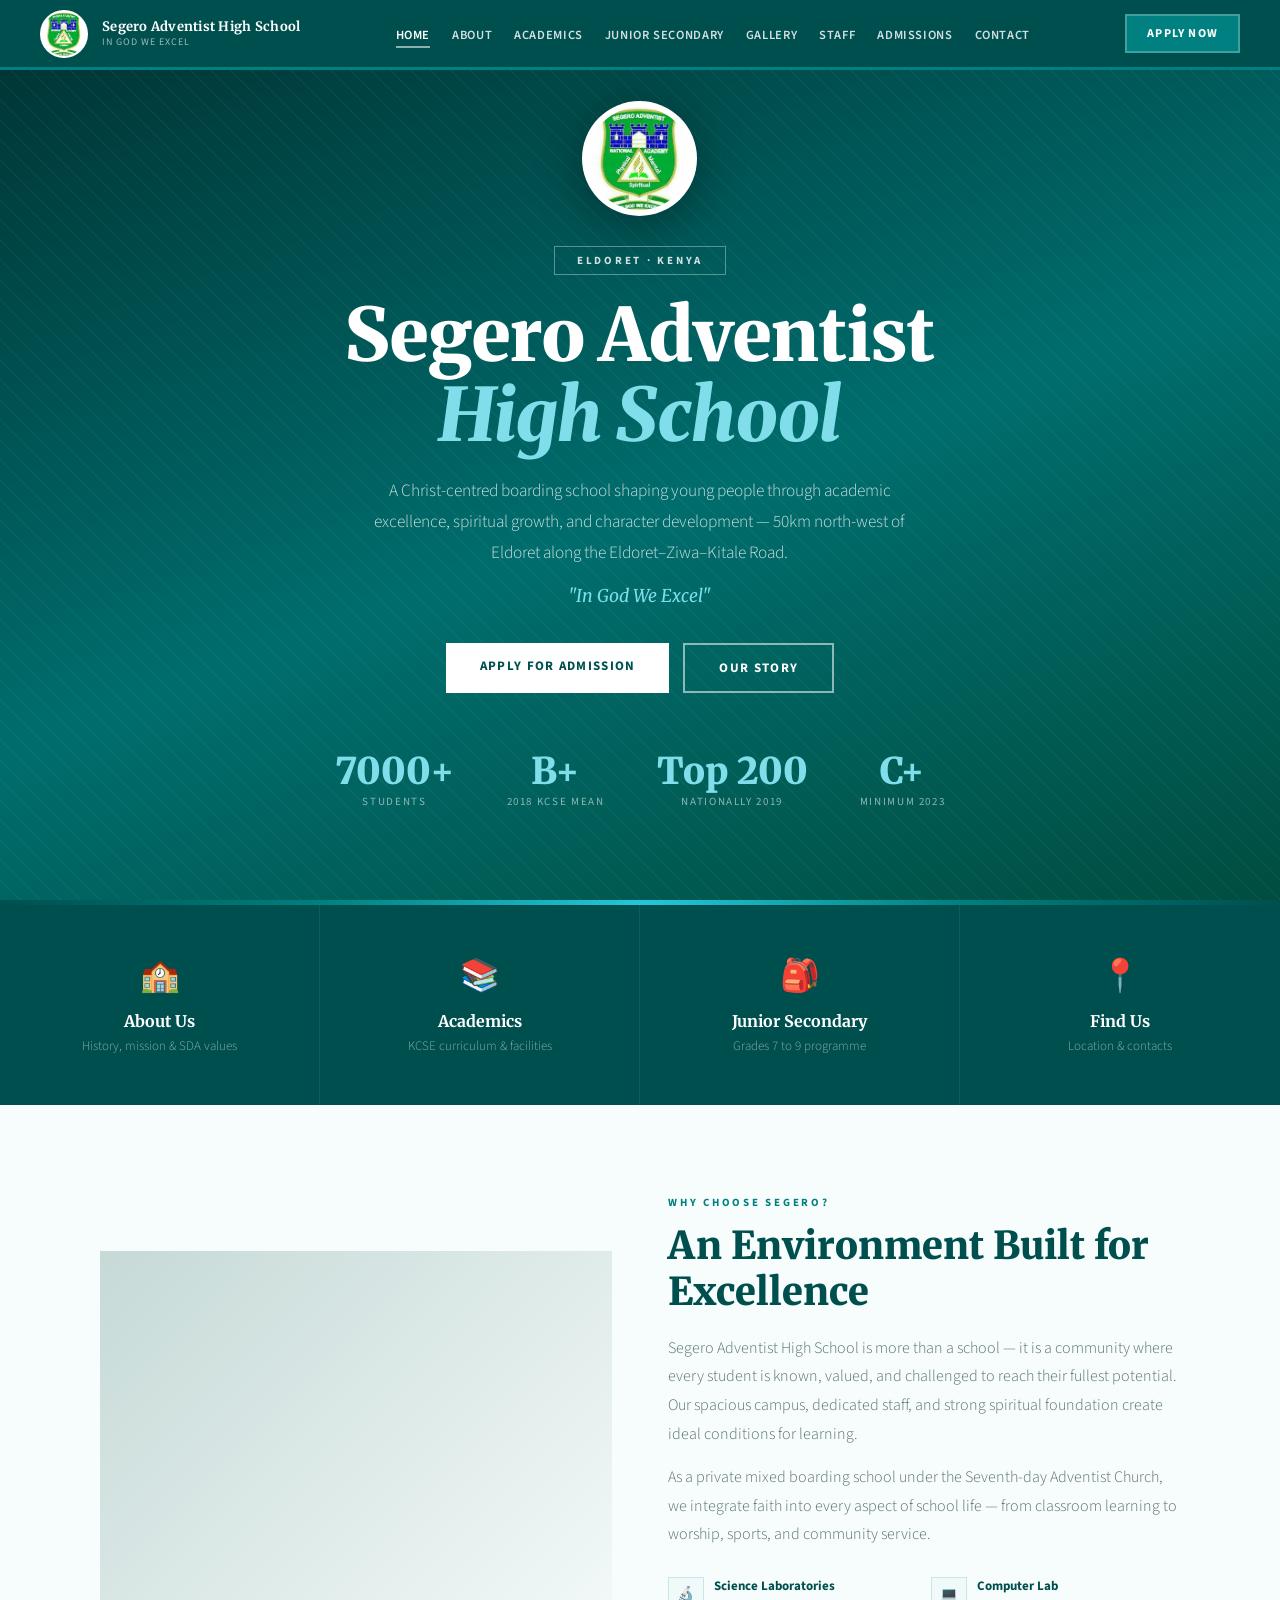
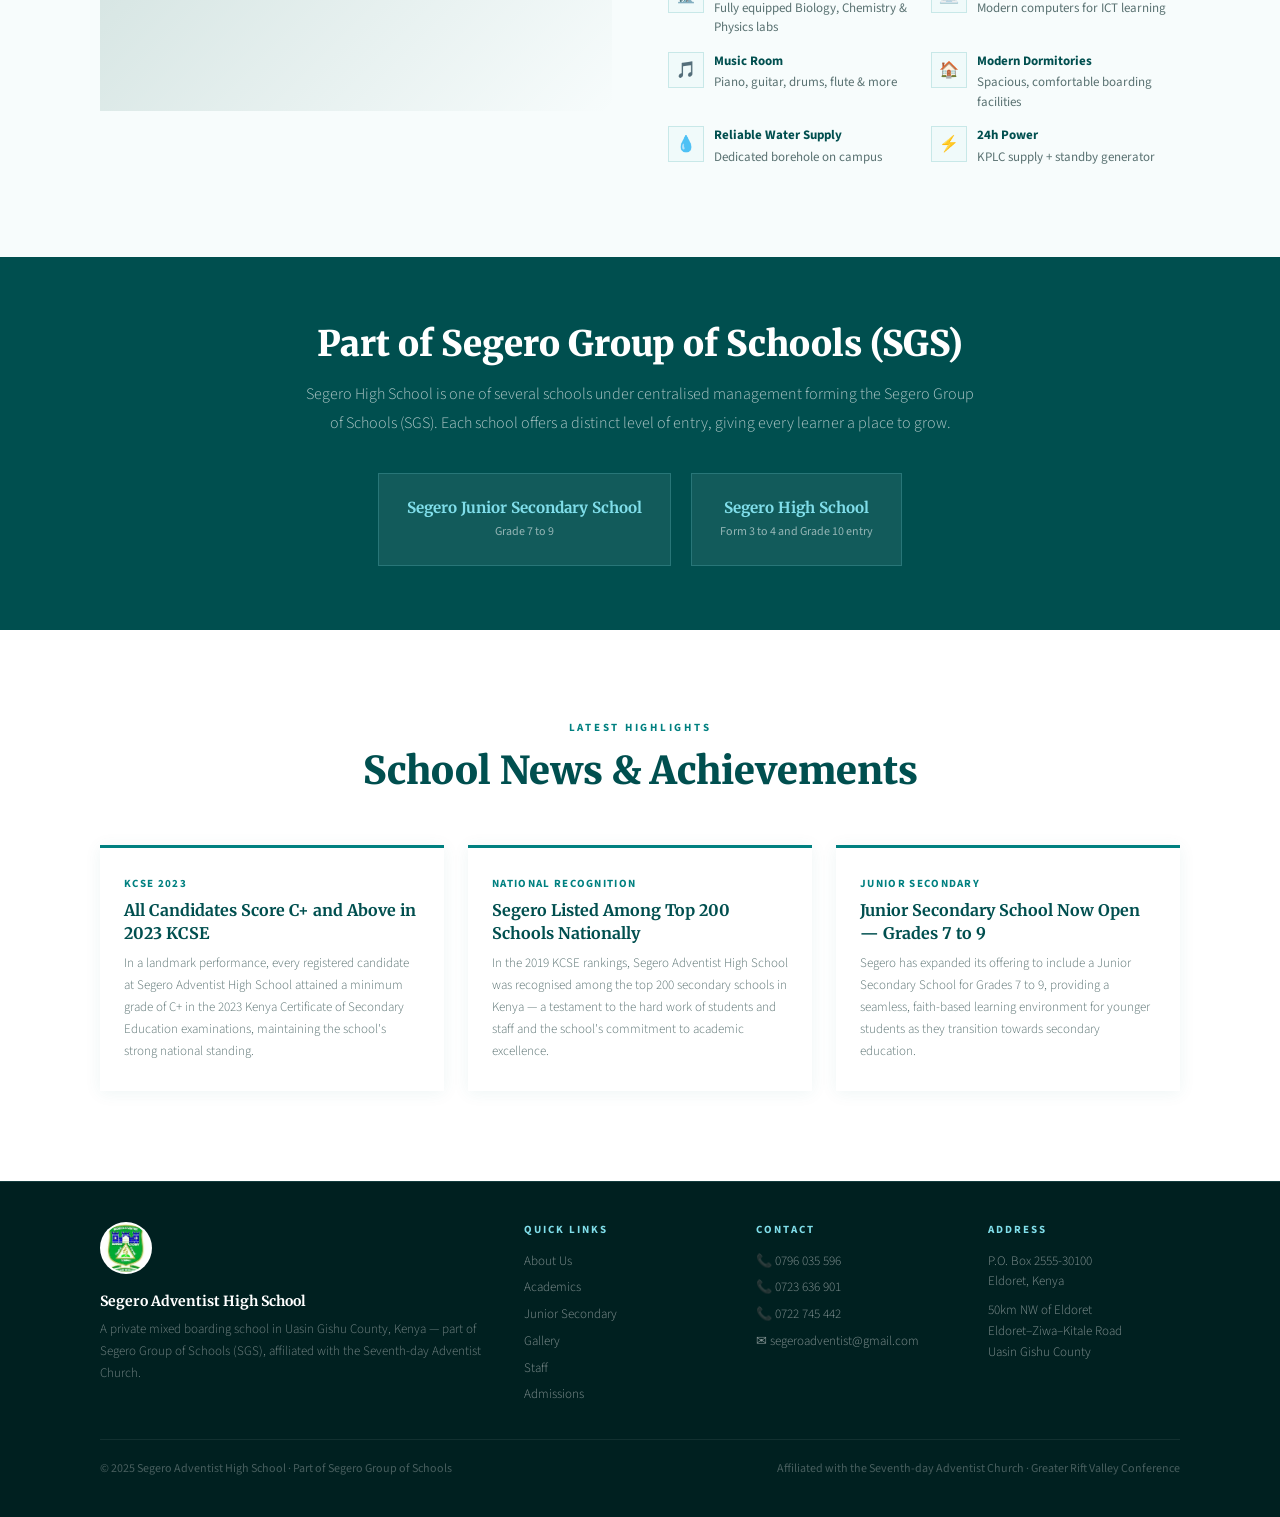
<file: index.html>
<!DOCTYPE html><html lang="en"><head>
<meta charset="UTF-8"/><meta name="viewport" content="width=device-width,initial-scale=1.0"/>
<title>Segero Adventist High School – In God We Excel</title>
<link href="https://fonts.googleapis.com/css2?family=Merriweather:ital,wght@0,300;0,400;0,700;0,900;1,400&family=Source+Sans+3:wght@300;400;600;700&display=swap" rel="stylesheet"/>
<link rel="stylesheet" href="styles.css"/>
<style>
body{padding-top:0;}
.hero{min-height:100vh;display:flex;align-items:center;justify-content:center;text-align:center;padding:100px 24px 90px;position:relative;overflow:hidden;background:linear-gradient(160deg,#003030 0%,var(--teal) 55%,#004d40 100%);}
.hero::before{content:'';position:absolute;inset:0;opacity:0.04;background-image:repeating-linear-gradient(45deg,#fff 0,#fff 1px,transparent 0,transparent 50%);background-size:20px 20px;}
.hero-inner{position:relative;z-index:1;max-width:880px;}
.hero-logo{width:115px;height:115px;object-fit:contain;border-radius:50%;background:#fff;padding:6px;box-shadow:0 8px 48px rgba(0,0,0,0.35);margin:0 auto 30px;display:block;animation:fadeUp 0.7s ease both;}
.hero-badge{display:inline-block;border:1.5px solid rgba(255,255,255,0.35);color:rgba(255,255,255,0.82);font-size:11px;letter-spacing:0.25em;text-transform:uppercase;padding:6px 22px;margin-bottom:20px;font-weight:700;animation:fadeUp 0.8s 0.1s ease both;}
.hero h1{font-family:'Merriweather',serif;font-size:clamp(2.4rem,6vw,4.6rem);font-weight:900;color:#fff;line-height:1.1;animation:fadeUp 0.9s 0.15s ease both;}
.hero h1 em{color:#80deea;font-style:italic;}
.hero-sub{margin:20px auto 0;max-width:580px;color:rgba(255,255,255,0.78);font-size:1.08rem;line-height:1.78;font-weight:300;animation:fadeUp 1s 0.2s ease both;}
.hero-motto{margin-top:16px;font-family:'Merriweather',serif;font-style:italic;font-size:1.1rem;color:#80deea;animation:fadeUp 1s 0.25s ease both;}
.hero-btns{display:flex;gap:14px;justify-content:center;margin-top:36px;animation:fadeUp 1s 0.3s ease both;flex-wrap:wrap;}
.btn-w{background:#fff;color:var(--teal-dark);padding:14px 34px;font-size:13px;font-weight:700;letter-spacing:0.1em;text-transform:uppercase;text-decoration:none;transition:all 0.2s;}
.btn-w:hover{background:#80deea;}
.btn-o{border:2px solid rgba(255,255,255,0.55);color:#fff;padding:14px 34px;font-size:13px;font-weight:700;letter-spacing:0.1em;text-transform:uppercase;text-decoration:none;transition:all 0.2s;}
.btn-o:hover{border-color:#fff;background:rgba(255,255,255,0.1);}
.stats-row{display:flex;gap:52px;justify-content:center;margin-top:60px;flex-wrap:wrap;animation:fadeUp 1s 0.4s ease both;}
.stat-num{font-family:'Merriweather',serif;font-size:2.3rem;font-weight:900;color:#80deea;line-height:1;}
.stat-lbl{color:rgba(255,255,255,0.55);font-size:11px;letter-spacing:0.15em;text-transform:uppercase;margin-top:5px;}
/* QUICK TILES */
.tiles{display:grid;grid-template-columns:repeat(4,1fr);}
.tile{background:var(--teal-dark);padding:48px 28px;text-align:center;text-decoration:none;border-right:1px solid rgba(255,255,255,0.07);transition:background 0.2s;display:flex;flex-direction:column;align-items:center;}
.tile:last-child{border-right:none;}
.tile:hover{background:var(--teal-mid);}
.tile-icon{font-size:2rem;margin-bottom:12px;}
.tile-title{font-family:'Merriweather',serif;font-size:1rem;font-weight:700;color:#fff;margin-bottom:6px;}
.tile-desc{color:rgba(255,255,255,0.52);font-size:13px;line-height:1.5;font-weight:300;}
/* WHY SEGERO */
.why{padding:90px 56px;background:var(--off-white);}
.why-grid{display:grid;grid-template-columns:1fr 1fr;gap:56px;max-width:1080px;margin:0 auto;align-items:center;}
.why-img{background:url('https://images.unsplash.com/photo-1580582932707-520aed937b7b?w=900&q=80') center/cover no-repeat;min-height:460px;position:relative;}
.why-img::after{content:'';position:absolute;inset:0;background:linear-gradient(135deg,rgba(0,80,64,0.2),transparent);}
.why-body .section-title{margin-bottom:20px;}
.why-body p{color:var(--gray);line-height:1.8;font-weight:300;margin-bottom:14px;font-size:1rem;}
.why-points{display:grid;grid-template-columns:1fr 1fr;gap:14px;margin-top:28px;}
.wp{display:flex;align-items:flex-start;gap:10px;}
.wp-icon{width:36px;height:36px;flex-shrink:0;background:var(--teal-xlight);border:1.5px solid var(--light-border);display:flex;align-items:center;justify-content:center;font-size:16px;}
.wp-text{font-size:13px;color:var(--gray);line-height:1.5;}
.wp-text strong{display:block;color:var(--teal-dark);font-weight:700;margin-bottom:2px;}
/* SGS BANNER */
.sgs{background:var(--teal-dark);padding:64px 56px;text-align:center;}
.sgs h2{font-family:'Merriweather',serif;font-size:clamp(1.6rem,3vw,2.2rem);color:#fff;font-weight:900;margin-bottom:14px;}
.sgs p{color:rgba(255,255,255,0.68);max-width:680px;margin:0 auto 36px;line-height:1.78;font-weight:300;}
.sgs-schools{display:flex;gap:20px;justify-content:center;flex-wrap:wrap;}
.sgs-card{background:rgba(255,255,255,0.07);border:1px solid rgba(128,222,234,0.2);padding:24px 28px;min-width:180px;text-align:center;transition:background 0.2s;}
.sgs-card:hover{background:rgba(128,222,234,0.1);}
.sgs-card-name{font-family:'Merriweather',serif;font-size:.95rem;font-weight:700;color:#80deea;margin-bottom:6px;}
.sgs-card-detail{font-size:12px;color:rgba(255,255,255,0.55);line-height:1.5;}
/* NEWS */
.news{padding:90px 56px;background:var(--white);}
.news-grid{display:grid;grid-template-columns:repeat(3,1fr);gap:24px;max-width:1080px;margin:0 auto;}
.news-card{border-top:3px solid var(--teal-mid);padding:28px 24px;background:#fff;box-shadow:0 2px 16px rgba(0,109,109,0.07);}
.news-date{font-size:11px;color:var(--teal-mid);font-weight:700;letter-spacing:0.12em;text-transform:uppercase;margin-bottom:8px;}
.news-title{font-family:'Merriweather',serif;font-size:1rem;font-weight:700;color:var(--teal-dark);margin-bottom:8px;line-height:1.4;}
.news-body{font-size:13px;color:var(--gray);line-height:1.7;font-weight:300;}
@media(max-width:900px){.tiles{grid-template-columns:1fr 1fr;}.tile{border-right:none;border-bottom:1px solid rgba(255,255,255,0.07);}.why{padding:60px 24px;}.why-grid{grid-template-columns:1fr;}.why-img{min-height:260px;}.sgs{padding:56px 24px;}.news{padding:60px 24px;}.news-grid{grid-template-columns:1fr;}.stats-row{gap:32px;}}
</style></head><body>
<nav>
  <a class="nav-brand" href="index.html">
    <img src="[data-uri]" alt="Segero Logo"/>
    <div class="nav-brand-text">
      <div class="school-name">Segero Adventist High School</div>
      <div class="school-motto">In God We Excel</div>
    </div>
  </a>
  <ul class="nav-links">
    <li><a href="index.html" class="active">Home</a></li>
    <li><a href="about.html">About</a></li>
    <li><a href="academics.html">Academics</a></li>
    <li><a href="jss.html">Junior Secondary</a></li>
    <li><a href="gallery.html">Gallery</a></li>
    <li><a href="staff.html">Staff</a></li>
    <li><a href="admissions.html">Admissions</a></li>
    <li><a href="contact.html">Contact</a></li>
  </ul>
  <a href="admissions.html" class="nav-apply">Apply Now</a>
  <div class="hamburger" onclick="toggleMenu()"><span></span><span></span><span></span></div>
</nav>
<div class="mobile-menu" id="mobileMenu">
  <a href="index.html">Home</a>
  <a href="about.html">About</a>
  <a href="academics.html">Academics</a>
  <a href="jss.html">Junior Secondary</a>
  <a href="gallery.html">Gallery</a>
  <a href="staff.html">Staff</a>
  <a href="admissions.html">Admissions</a>
  <a href="contact.html">Contact</a>
</div>
<section class="hero">
  <div class="hero-inner">
    <img class="hero-logo" src="" alt="School Crest" id="heroLogo"/>
    <div class="hero-badge">Eldoret · Kenya</div>
    <h1>Segero Adventist<br><em>High School</em></h1>
    <p class="hero-sub">A Christ-centred boarding school shaping young people through academic excellence, spiritual growth, and character development — 50km north-west of Eldoret along the Eldoret–Ziwa–Kitale Road.</p>
    <p class="hero-motto">"In God We Excel"</p>
    <div class="hero-btns">
      <a href="admissions.html" class="btn-w">Apply for Admission</a>
      <a href="about.html" class="btn-o">Our Story</a>
    </div>
    <div class="stats-row">
      <div class="stat"><div class="stat-num">7000+</div><div class="stat-lbl">Students</div></div>
      <div class="stat"><div class="stat-num">B+</div><div class="stat-lbl">2018 KCSE Mean</div></div>
      <div class="stat"><div class="stat-num">Top 200</div><div class="stat-lbl">Nationally 2019</div></div>
      <div class="stat"><div class="stat-num">C+</div><div class="stat-lbl">Minimum 2023</div></div>
    </div>
  </div>
</section>
<div class="color-strip"></div>
<div class="tiles">
  <a class="tile" href="about.html"><div class="tile-icon">🏫</div><div class="tile-title">About Us</div><div class="tile-desc">History, mission & SDA values</div></a>
  <a class="tile" href="academics.html"><div class="tile-icon">📚</div><div class="tile-title">Academics</div><div class="tile-desc">KCSE curriculum & facilities</div></a>
  <a class="tile" href="jss.html"><div class="tile-icon">🎒</div><div class="tile-title">Junior Secondary</div><div class="tile-desc">Grades 7 to 9 programme</div></a>
  <a class="tile" href="contact.html"><div class="tile-icon">📍</div><div class="tile-title">Find Us</div><div class="tile-desc">Location & contacts</div></a>
</div>

<section class="why">
  <div class="why-grid">
    <div class="why-img"></div>
    <div class="why-body">
      <div class="section-tag">Why Choose Segero?</div>
      <h2 class="section-title">An Environment Built for Excellence</h2>
      <p>Segero Adventist High School is more than a school — it is a community where every student is known, valued, and challenged to reach their fullest potential. Our spacious campus, dedicated staff, and strong spiritual foundation create ideal conditions for learning.</p>
      <p>As a private mixed boarding school under the Seventh-day Adventist Church, we integrate faith into every aspect of school life — from classroom learning to worship, sports, and community service.</p>
      <div class="why-points">
        <div class="wp"><div class="wp-icon">🔬</div><div class="wp-text"><strong>Science Laboratories</strong>Fully equipped Biology, Chemistry & Physics labs</div></div>
        <div class="wp"><div class="wp-icon">💻</div><div class="wp-text"><strong>Computer Lab</strong>Modern computers for ICT learning</div></div>
        <div class="wp"><div class="wp-icon">🎵</div><div class="wp-text"><strong>Music Room</strong>Piano, guitar, drums, flute & more</div></div>
        <div class="wp"><div class="wp-icon">🏠</div><div class="wp-text"><strong>Modern Dormitories</strong>Spacious, comfortable boarding facilities</div></div>
        <div class="wp"><div class="wp-icon">💧</div><div class="wp-text"><strong>Reliable Water Supply</strong>Dedicated borehole on campus</div></div>
        <div class="wp"><div class="wp-icon">⚡</div><div class="wp-text"><strong>24h Power</strong>KPLC supply + standby generator</div></div>
      </div>
    </div>
  </div>
</section>

<section class="sgs">
  <h2>Part of Segero Group of Schools (SGS)</h2>
  <p>Segero High School is one of several schools under centralised management forming the Segero Group of Schools (SGS). Each school offers a distinct level of entry, giving every learner a place to grow.</p>
  <div class="sgs-schools">
    <div class="sgs-card"><div class="sgs-card-name">Segero Junior Secondary School</div><div class="sgs-card-detail">Grade 7 to 9</div></div>
    <div class="sgs-card"><div class="sgs-card-name">Segero High School</div><div class="sgs-card-detail">Form 3 to 4 and Grade 10 entry</div></div>

  </div>
</section>

<section class="news">
  <div class="section-header">
    <div class="section-tag">Latest Highlights</div>
    <h2 class="section-title">School News & Achievements</h2>
  </div>
  <div class="news-grid">
    <div class="news-card"><div class="news-date">KCSE 2023</div><div class="news-title">All Candidates Score C+ and Above in 2023 KCSE</div><div class="news-body">In a landmark performance, every registered candidate at Segero Adventist High School attained a minimum grade of C+ in the 2023 Kenya Certificate of Secondary Education examinations, maintaining the school's strong national standing.</div></div>
    <div class="news-card"><div class="news-date">National Recognition</div><div class="news-title">Segero Listed Among Top 200 Schools Nationally</div><div class="news-body">In the 2019 KCSE rankings, Segero Adventist High School was recognised among the top 200 secondary schools in Kenya — a testament to the hard work of students and staff and the school's commitment to academic excellence.</div></div>
    <div class="news-card"><div class="news-date">Junior Secondary</div><div class="news-title">Junior Secondary School Now Open — Grades 7 to 9</div><div class="news-body">Segero has expanded its offering to include a Junior Secondary School for Grades  7 to 9, providing a seamless, faith-based learning environment for younger students as they transition towards secondary education.</div></div>
  </div>
</section>
<footer>
  <div class="footer-inner">
    <div class="footer-brand">
      <img src="" alt="Segero Logo" id="footLogo"/>
      <div class="fn">Segero Adventist High School</div>
      <p>A private mixed boarding school in Uasin Gishu County, Kenya — part of Segero Group of Schools (SGS), affiliated with the Seventh-day Adventist Church.</p>
    </div>
    <div class="footer-col"><h4>Quick Links</h4><a href="about.html">About Us</a><a href="academics.html">Academics</a><a href="jss.html">Junior Secondary</a><a href="gallery.html">Gallery</a><a href="staff.html">Staff</a><a href="admissions.html">Admissions</a></div>
    <div class="footer-col"><h4>Contact</h4><p>📞 0796 035 596</p><p>📞 0723 636 901</p><p>📞 0722 745 442</p><a href="mailto:segeroadventist@gmail.com">✉ segeroadventist@gmail.com</a></div>
    <div class="footer-col"><h4>Address</h4><p>P.O. Box 2555-30100<br>Eldoret, Kenya</p><p style="margin-top:8px;">50km NW of Eldoret<br>Eldoret–Ziwa–Kitale Road<br>Uasin Gishu County</p></div>
  </div>
  <div class="footer-bottom"><p>© 2025 Segero Adventist High School · Part of Segero Group of Schools</p><p>Affiliated with the Seventh-day Adventist Church · Greater Rift Valley Conference</p></div>
</footer>
<script>
function toggleMenu(){document.getElementById('mobileMenu').classList.toggle('open');}
// inject logo into hero and footer
var logo='/9j/4AAQSkZJRgABAQAAAQABAAD/2wCEAAkGBxMREhUSEhIWFhUXFRcZFRgYFxYYGBkVGBUXHRkdGxoaHSggGBolHhUXIzEiJSsrLi4uFx8zODMsNygtLisBCgoKDg0OGxAQGjIlICYrLi0tLy8tLy0wMC0tLS0tLy0tLS0rLS0tLS0tLS0tLS0tLS0tLS0tLS0tLS0tLS0tLf/AABEIAOEA4QMBIgACEQEDEQH/xAAcAAABBQEBAQAAAAAAAAAAAAAAAQQFBgcDAgj/xABKEAACAQIDBQQGBgcGBQMFAAABAgMAEQQSIQUGMUFREyJhkTJxgaGxwQcUM0JS0SNTYnKSouEVFoKywvA0Q2Nz0rPi8VRVZIOT/8QAGwEAAQUBAQAAAAAAAAAAAAAAAAECAwQFBgf/xAAzEQABAwIEBAMHBAMBAAAAAAABAAIDBBEFEiExEzJBYSJRcRQVIzOBkbFCocHwRFLRNP/aAAwDAQACEQMRAD8A3CiiihCKKKQmhCWiubGmeJ2nEmhcX6DU+6o3StbzFILnZSFeGeoCXeIfcQnxP5CofGbz29KVUPQWv8zVV9dGOXVK6zdXGyu2em8u0I10Mij2is0xO9EZ5yP7Db+Y1Hyb0H7kYA8ST8Kh9skPK1VXVtOzd1/RalLtyEcyfUprg+8MY+659gHzrL/7axD+iPVljZvzvXOTF4vMEPaBn9FcmVj6hl1ppmqSoXYpANmkrUDvCvKM+0ivH94/+l/N/SsxxwxUJHamVb8LkgHqBauITEGMzAydmrWL5jYHTx8RTOJUXtdRnFY724ZWrLvEP1Z/iH5V6G8S8428xWXjAYwJ2uWbJbNcEnu2vfRr8K8M2LVgn6bMRcL3ixGpuF5jSjPUDql96MG8ZWrpvDHzVx7B+dOE21CfvW9YI+VZC2OxSekZB+/Hb4rXuLeKZdTkb2EfA04T1A3snjFKf9QIWxx41G9F1PqIrvmrHo96Pxxj/CdfeKksHvSgOjyR+sG38txTxWvHM1Tsq6Z+z/votQvXoVScFvMzejIj+Gl/[base64]/[base64]/jYe+s1j2tiFFhPJ6i5I99KNsz2kBkJ7YWkuBqMtumhtpS8dvUJ5xGJ27VcEw+EkXCl8IFfEE+gcuWwve4tcWrj/cqFxI6zOBndUAswTISDnJ14jw4ioDDbwurwMUVhApVALrcFcuvHWwqZw2+6Bc0kT9ooIshGR83AsL8dONr0rXxuGqVktNJfPb7Jim5rOnaR4mJ7GzakWcDhmF6hYNoyxmyyNYHge8PI6WqQxm0YzgUgB/SNOXkXXQd4jlYj0PKoQCoJWs6BVJ5hGRwTbToVPYfeRh6cd/3TY+R0qf2TvIGIWOQg/ga/LwOnkaoYqw7p4O+aS2p7i+6/vIHsqq8ZRdpsr+G11RLKI3G4WlbF2g0t8yiw+8DxPS1S4pls/[base64]/FhQ8P1U/aXYNPch1BXTueJ91Ntp7egnKl8MQVXILYiwy5mP4OrGutiwIOqS4s+ERpqL9uqk9iZxCbC1tlbAoJTLeziMjNa4EgUjhzF/[base64]/eDgZf1enqrntHeKGdVV8MbIWItiLekFBv3NfRFdE3AHGpvlPC9Rdavu9nFvbw2VlR0dEeNiyvmsSuUjKxUi1z0rljtoQQ5BIZMzKWskasAMzKNS4/DULhN6Yo41iGG7q5sv6e57zXNzk6mlTHxY6aKI4YhjZFInI7pZmue5rbMT7KazAiydzpmnhi53F+3VDcPYJSTy9FYXtZSpJVkRhmABs63FwCeRHOvN69TFSe6CEAVUB45EUKt/GwpCOdc1JbMbbdFjSBglIG114THQHEnC/ps+dkzZY8uZQT+K9u7Q8iKjyyZwqKGsgUk3kRBbMQPv+6oLbUn1XGLigAyuTKoJIBZgVkW/HRr+YrjtDeZZIXiECpnCgntS1grq3Ajqg511PuNsxhfBqwgZtfutk0THFrmjTr3VhwmKimTtIu0AD5WDhQfRJBGUnpXnHbRhgVDJ2xLhj3FQgBWtrmYam1/bVZ2Nt8YdWTslkDOG1crYhSOV+tOmxH9ozRxhBEqq2Yhi1kLXdjcDXWwHUinPwBkVU5z/AJQB66pRRM4mYgWsrLiVysV1IFrE2vYgcbVoG5mE0hHRM59fH4keVZ/PJnYm1r8vdWq7qR2Y/soB5n/21yRAdKANrp2EsbxJHt26Kzqte6RaWtkBbICKKKKVKiiiihCKKKKEIpDS0hoQqXvmnek/7R/ytWYnga1DfJu8/wD2j/lasuGorCPO/wBVhYyPHH/eq4bX2sqS4hDjXUkhUHYlhEwZCxvfvXAYf4qjsJimkbIu05L2Y/[base64]/Tx8AR4+Fc7VUjmzuYwEtv+y56oon8azW+FcJ9qRR/V2GKIjEk2ZRE57QgqDyNrHzqA/tNv/ujf/wk/Klx+yZGhhs8P2k5P6eIA53UixzWPDXpTndvcaXET9lKyKq/ahJFkkA6ZUuR0ueFdjTR0tNS5i/UdFuMaWgNASYjFPDLkk2mxKMMwELkdbXt0NSGztoCaXEZcWZFKOyxGNlCjtUtqdDa9rePhXr6RNzjFiO1idckp4SssRDgagZ7ZtBfSo/dzZEkEsvaGO4hdSqyo7A9pHxVTccDUdSaaagdK1+pbskmuGOFuhUrFxHr+YrXd1uMnqX/AFVkKmtb3WbvN4qD7/61wjDaVqpYLySfRWcUtIKWtlbSKKKKEIooooQiiiihCKRjS1zc0hKQlUvfR9ZfCMj+Ws0HKr9vrL3ZvEhR/KDVDjHeA/aHxFYY53HusLGDeVg7KHn2bMcTjT2MlmTEhTkazXYWsba3Fan9EDdhs9Ul/Rt2kndfumxc20NYdtnEn6xN3z9vLbvH9Y3jXXZGIbJie+fsPxHT9PD46V6RV0D5qVvjb+n8WWoxwaVct6MHK+2XlWN2j174UlfsXHG1uJtVXwux8QMLKpglv2kFh2bXICTXIFtbEjzqFGJP4z/Efzqc2DKTHfOf+Lwn3ieculWXwSUsTbOabZR9kAhxRsbZGIDyXglW8EwBKMLkxmw4cT0ppgtj4gSRn6vLpIhPcbkwPSmmPxJ7WTvn7R/vH8beNJgZyZY++2sifeP4x41bfxOG+S7dW/wm6XAX1ZhcZGEW7qDlH3h0rr9ej/WL/EKTBxjs00Hory8BXbs1/CPKvNwXdla0XL69H+sT+IVH7dxSNh5VV1JKMAAQTe3SpTs1/CPKo3eRR9Wm0H2bf5TTml2YajdFwvnLdrZE6zxloJVAWTUowt+hcDW3Uge2o9diYn/6abl/y2/KmSYk2HfPD8RqTwE5MGLObhHDz/8AyEr0ZzpYhxQWm4AVW19E6xuyJ/q+HUQSEhp7jI2mZ0tcW0vY1ov0awNFtLHSSqUVj3WYFQ3fbgTxrMNoTH6thjnOpn5/9RfOo1ZiSO+eI+8evrqjNRvqYHXc0b/m6dexC2H6Z0af6qIUaTK7E5AWy8ONuHGqngsBKuOxcjROEYTWYqQpvJGRr42qsbwzkYqfvf8ANf73jT3c6W8zjMT+gk0vfmlVJqJ9PhzvED4fymTOu13oVYzw9hrVN0JLsp/FED/lNZYvCtE3Hl0gP7BXyBH+mvPb5ZGnus7BHeN7eyv4paRaWtxbyKKKKEIooooQiiiihCK5tXSm2NkyozdAT5CmP0F0hWZ75Yi6fvS+4Zj+VVXD6uni6/5hU1vW/wBmvgx+A+VQkHEcuGvtFYsQ0v3XN4o+9XbysFCR7bmaTGfpLhEmZe7H3SJkAI7vQka9ahxvJiB/z+PHux/+NbXtPdqSFJpBPIwVAU9C5a5urd3wW1rcaSbd7sjD2uIltJZTlVDaY5co9HRT3tT0FdlBjbGAh0AOg6+S1DK7axWS7B25NJNlaXMOzlNisfFYnIPo8iAfZSYfeCf6tI/bd4SwgNaPS6TE/d/[base64]/g7iw7JvGcNwVfsJg0KKSl+6vM9PXXQ4OIalQPadPfWN/21iP1zfy/lU7u9PNIpeSRmW5Cg2sddToPC3nXKOqQ0cqdT1raiQMaCtK+pR/h95qO3iwyLhpmVRmEbkeu1UHb2OxMTApM4RuAuNGHEcL+r2072DFisXDK5xD2FwikKVdstyGuOFyB51JDOHG4alfVgSmKxuFlWxNuzs5DS3/QzHVU9JYHYEd3iCt/ZTP8AvFieU7eSf+Naxs3YcIjjkmkjhaVW7MfV4QMuWxzEpoCDbUjjauWG3X7TCy4jJAWQvkUQQlXVDqb5L20a1vCusjx6nzeKHSw/[base64]/3baZQfbTDF7uwRJJis0YjdAUdI41kkaS+ZSbaXNvPwqGuxenmY5rIrXFuijkd8M37qprV13Kk7sZ/DJb3g/wCqqUDVm3Sl7rjoynzA/wDGuLk2B8isvB3WqbeYWtoa9Vxja4Fdq22G4XSBFFFFPSoooooQiiiihCDUbt17RN4i3mRUkagt6HtGo6t8FP8ASq9UbROKUbrLd5pbzW/CqjzufnUapsb9DfyNOdrtmmkP7VvIW+VNAay2CzQuMrJM1Q53dWqPfmUM5MSsrkWUse6QAONuBsDbr665PvhM9+0VXGdXUE5ezKNmABA73AcarV6BU3Ff5pfbpvNT+H3rlQzOiANLKJDrexAAtw1BC++nMe+TowMcEcYzl5FW47RiCLk2/[base64]/ZRRzbkKrxgPdxHcoW7Q05hjzO5nKt7z7IHeTgr3Kn8Jvf3H3GoDAb0HCJFAkRGQntswF2JOuSx53PHwq/rhO0gCM13Fzm/bub+y9xWdb07PI/SgWYHK4524A+zh6rUZjC/MNikr2OyGWPmG/[base64]/Rx7IFTe6b96QdVU+RP51B1MbrH9MfGNvcwNV5eUqTDDapZ6rYMA140PVV+Ap3Ufsc3hj/AHRUhWxCbsC61FFFFSoRRRRQhFFFFCF5aq9vUdIx+98B+dWBqru83GP1N8qpVp+EUNOqybFPd2PVmP8AMa5UsnE/vH4mvNUW7LhpdXk90tFJegU5MS0hPnRerdufs2V4pGyI8TkL2bD0yOJz/ct111FPjZmdZWKaAzPyhOtg4Y4YSRdqqTFElZsuYIq2zI19LEG9x1PQX5ySriZiUFsPCx7MC+Vn0uwHIDkBpz5mvW38cS/1eHLnZckjFT2qKPus17EWPHp671N7s7LXSw/Rpa3i3H+vtpZ3E2hYujpYQTYcrf7ZTGysKIULvoTqb8h0qHnxLSuHHpNcQKfupzkP++VSm8Ugsqn0NWe3PKRlX1kkeVRWHgeR8n/McAykcI4uSDobVBPoRC3b+Vqt/wBirBsplESAHS1l/[base64]/A/+moqpfdYfpm8EP8AmWmScpV3DhepZ6rWtifYx/u/M1JCo/YwtDH+6PfUhWtAPAF1/VFFFFTIRRRRQhFFFFCEhqvb0ppGfFh5gf1qxGofeKLNFf8ACQfl86q1bc0RASjdY1io8ruLcGb4muNSO34ikzdGsw/xf1BqPNZ7TdoXE1TCyVzT5pLUlLUhsDBpPOkbuFU8bmxbooPU/[base64]/O5dsz6NICW/6UA1I8CR/vWrXgGJjUkWJUG3TSqvBHnfI7DVg07HTW91jHqt/u1WyFhbQio6EEuJKkeQDlUbt7A50zKLsvvXnWYbXwwhlEhUmKRu+oNr2IJGnW1x4itl0qk7z7JHeX7r3y/sn+lLUx5HcVv1VWpg40eUbjULxHil7NA8eYyRlsPGkWdIlCm1yBqxuL2NuHDic6aMgkMCpHFSCCPCx4Vat2cYcsuDklkiPFXBHdCjM4F+FxrcculOd4IYL/AFicMCUyxRE2le1wJJPw/LnrpUjgJGBwWLUR8aMOva26pdFFJeqyxl6FT26cesreCj4n8vOoEVc9zsHdUH42zf4bgfBffUUu1vNamDx5qgHy1WjYJMqIvRQPdTmvCrXutuMWFl1CKKKKehFFFFCEUUUUIQab4qPMpU8wR504rwy0x4uLJCsj3tw5sj29FirfL3j31WyK0/ezZoYsD6Mg49G/+QDWZSIykqwswNjWKzwksPRc9jMBbIJBsV5FJS0CpFijdSTbRmniTDnv94ZGYXcDpm6ae6rvuzshe6gF1QXc9WJ+fwqt7tbPIHaniwst+Snn4X+VaJs7EQxIFEi+J6nnTIyJZPEdAusw+ncxnEfzHb0UsBVU3u2qVtEjEMdWI0IH9an/[base64]/VZnvJg2jInW4dGGa3HQ6H2H3Gq5isS0rM7tmYnUn4DoB0rUNvrE5zoym+jDr4/Ks02nhTC5TlxU9R/vSs9jspMd1kYxTFvxWbHf1TY0ClBpDUi55dcPAXYKOLEAfPy4+ytS3UwYBuOCKFX12/L41Sd1MASe1I6qg634n5edanszB9lGq8+J9Z40sTeJL2C6rCqcxQl53d+E+FLSClrYWmiiiihCKKKKEIooooQikNLRQhMtoYQSqVPrB6EcKzbeLYpY5gLSLoR+ID/ehrVSKjtpbOWUdGHA/I9RVGqpi7xt3UUsbZGFj9liBFiQdNdRz8aRdDrqAdRyPhV127u+GPeGV+Tcjbr1Hvqp4vAyRemunJhqp9vL21RDgdDouZqsPlgOYajzT9N5nA+zTh+1+dKN5pP1a+bfnUJevQajhM8k33lUjZymDvNL+rX+b86l9mz4mZO0AgVc2Vc7spdgNQvG/9KqN6tG7WNiWLJNPD2V27SGRbsONih6njzp8cEbjYhWaWvne+znpm23pgT+iHG1+/[base64]/Vr/[base64]/KoLEbvSr6NnH8J8j+dbM6A6EXFR8+x4m4LlJ/Dp7uFUnUsjeUqnLQ08upbY9li88DJ6Ssp8QfjXKtaxO7x+6wI6MLe+oPGbrKdWg/wASf+35ioSXt5h9lny4L1jf91R8RiXfLnYtlGVAfur0Fcj66sOK3Z45JOfBh8xw8qhcZs+SL0106jVfOgSByzaigqItXD6rjavPCnGBwEkvoLp1OgHt5+yp/BbsgkZ2Lnkq3A92ppC9oNkU+HzzbDTzVYtfqf8AfSnsGyZ5OEZA6t3fjqav2A3cy+iiR+u2b8z7amMPsBPvsW9Wg/OnNEj9ALLWjwZg1ld9ln+F3aBP6Rr+C6e8/KrTsrdsj0UEa+PE/M+2rXhcHGnoqB8fPjTnJU7KLNq8rRip4YR8Nv1Ufgtkxx6gXbqbX9nIU/C17FLWgyNrRYKbfdAoooqRKiiiihCKKKKEIooooQiiiihCKKK8M1ISkuvV685qidpbeihBLMDbxAA9ZqlbY3/JBEQJ5XBsPMi59gFVpKlrdBqopJ44+c2WiYnGonpMB4c/LjUDtHfCCLS+vK+nuFyfKsqxm2p5TrIQCfRW4v5at511wG7mLm1jgex5t3R/NaqxmkebBUH4jmNom3Vrxn0i30QH2KAPNrn3VEvvnO5sTlHW5b3ZlFOMN9HGKb05I08O8x+Q99TOD+jWMWMk7t1ChVHwJpOC86lMzV0h2sFBnaTuCUmJNr6LmB8PRIuematK2J9ivtH8xqJOyIYWGUa20Z2zN7CxuPZpXXC7bihTIx1DN+G1i5I1JHI0MLWSaq/CxzW/EcpnEYNH9JAfZr51CbS2DZT2feH4Dr5X4+o15k31w4+8P40/OuX9+cP+Jf4xTpXU7xqVLxWjTME42fu9YDtNB+FeQ9fL2VOQYVEFlUD/AH141Xk33w/4h/GnzNPIN6YH4HyKn4GljNOzYpTIHDQhVzfB27eyuV0ubAEmwQWFwevIVXcXtySHRZbt+EoAePOxVl0/ZtpV1xEMeIaTOqujEWzDovjry5a6Uwx/0exSgGOV0sNATnUX6BtQPC9QtZnJt5qnUsmveMqu4TfqdNGBPqN/c1/jVgwP0hRn09P3gV94uKhMX9HOJHoSRv00KH51C4zdfGQ6tA58Vsw/[base64]/chycvbxmYBWkisSyoxFze+pAvyqZ2XvdAB2hjdp+yVGVUzA5L2KsOAObgfDTSuP9vysWlXBMuIdAjSFrLYdFNtf6a6Uy0I6pwijcLkk/dRe3N1EhjlaOfO0LL2qlLWzAWI8NQefOpDZm48U8KzJIwzwqygldJSDcHu+iDYW9dedq4rFYlHRcNFF2hXtCHVmfLa1yPV5V52f9fhjiiRY8sTlxdmub5rgn8PfPupc8QPZHs7c/IbWUl/cDDEaSSkqbG2TjYE8V8armwd1lxZnIkZBE+Ve7nLC51I010HnUyu0MaAQ+Gw8gLs/[base64]/[base64]/wBRaZ7pfZ4b1D/KaKKxaj5hVX/IHorXvB9gfWvxrCxwpaKdJzD0WfjH6VJ7q/bN/wBiT5U0w32g9Z/zNRRTmfLKqxfLH1V8w/oj90fGpPZ/pez5ilorPbzrfpORWXD13oorTjUjf5SnhUPtDgaKKZJsnBVtvS8/iKq+9XEfvf6qSiqbdysyv2UbsH/il9fyapbf/wD4v/8AVH/rooq+/wCWs6X/AM/1Ur9FvpP++f8A0hV82z9k3s+NFFRM+W5bNB8hnos6xP8Ax8P7r/5GrV4eA9Q+FFFTUfMfRJT7O9V1FFFFaStoooooQiiiihC//9k=';
document.getElementById('heroLogo').src='data:image/jpeg;base64,'+logo;
document.getElementById('footLogo').src='data:image/jpeg;base64,'+logo;
</script></body></html>
</file>
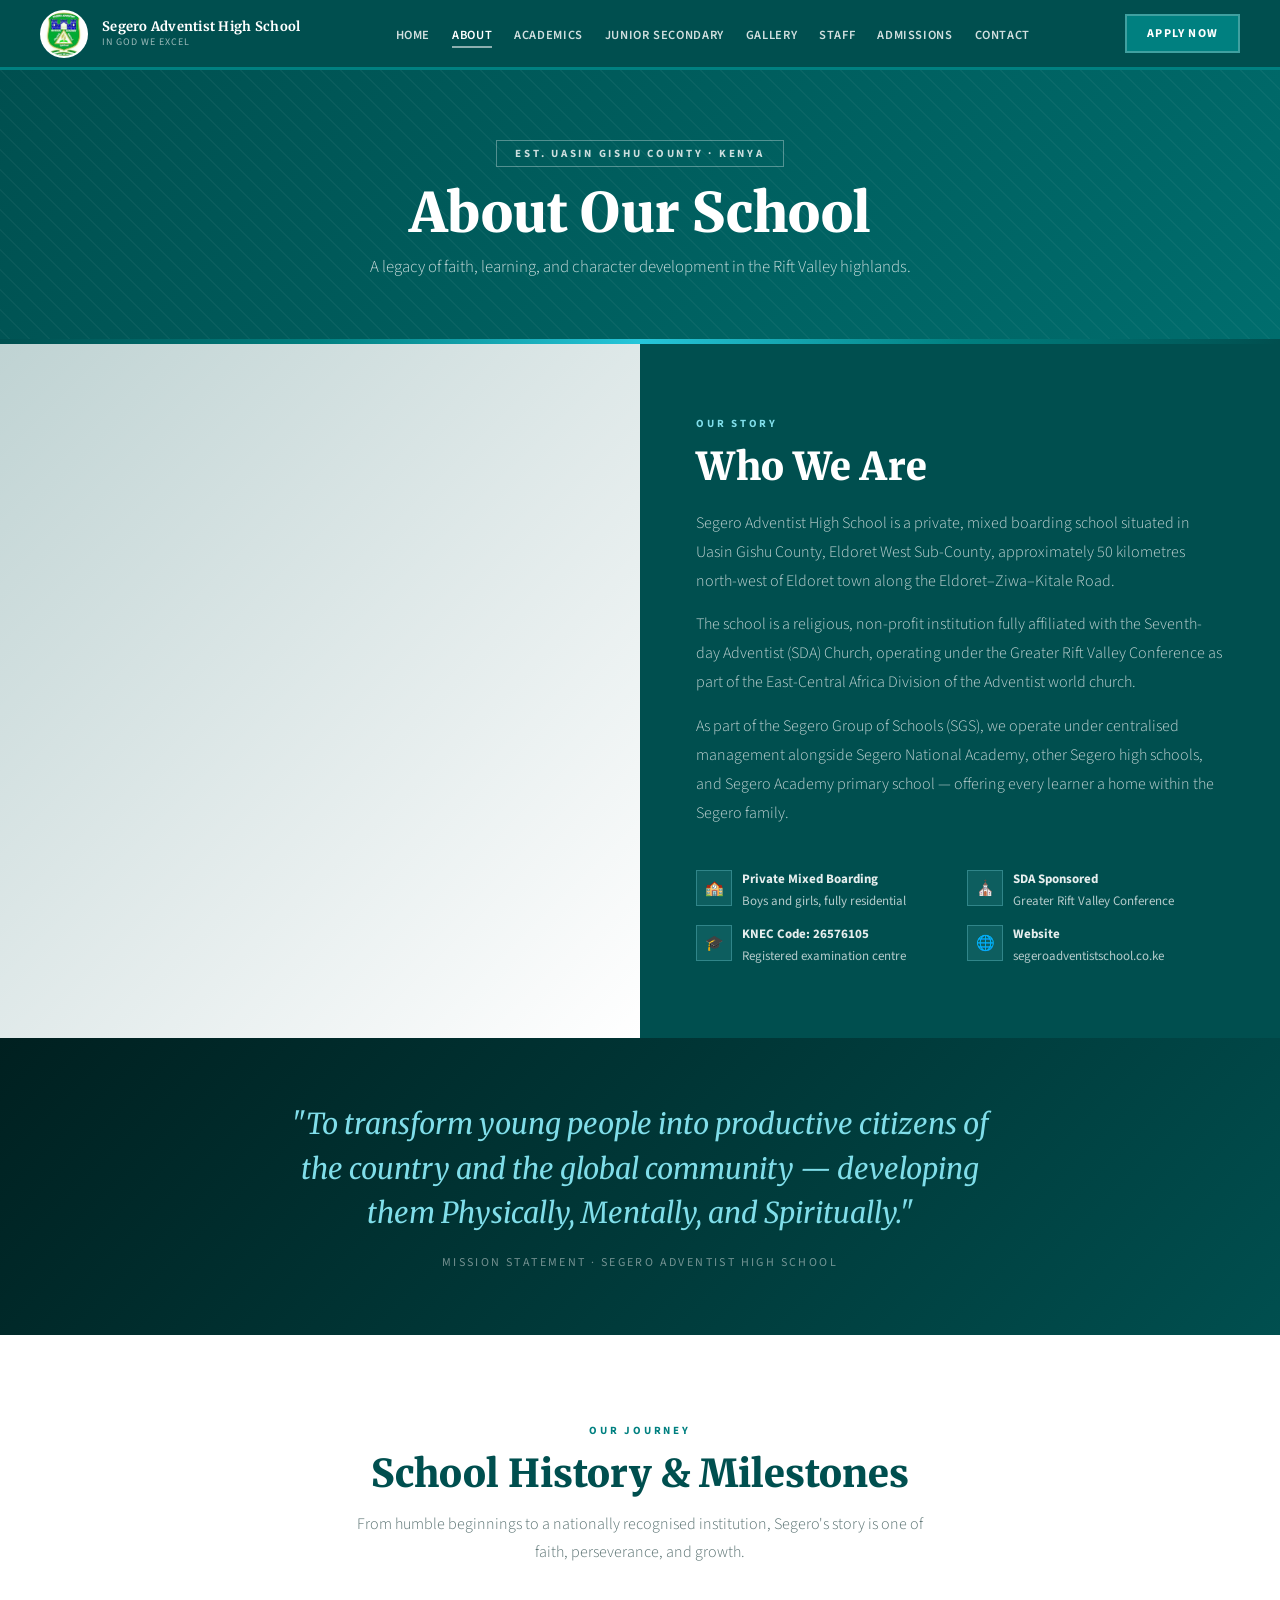
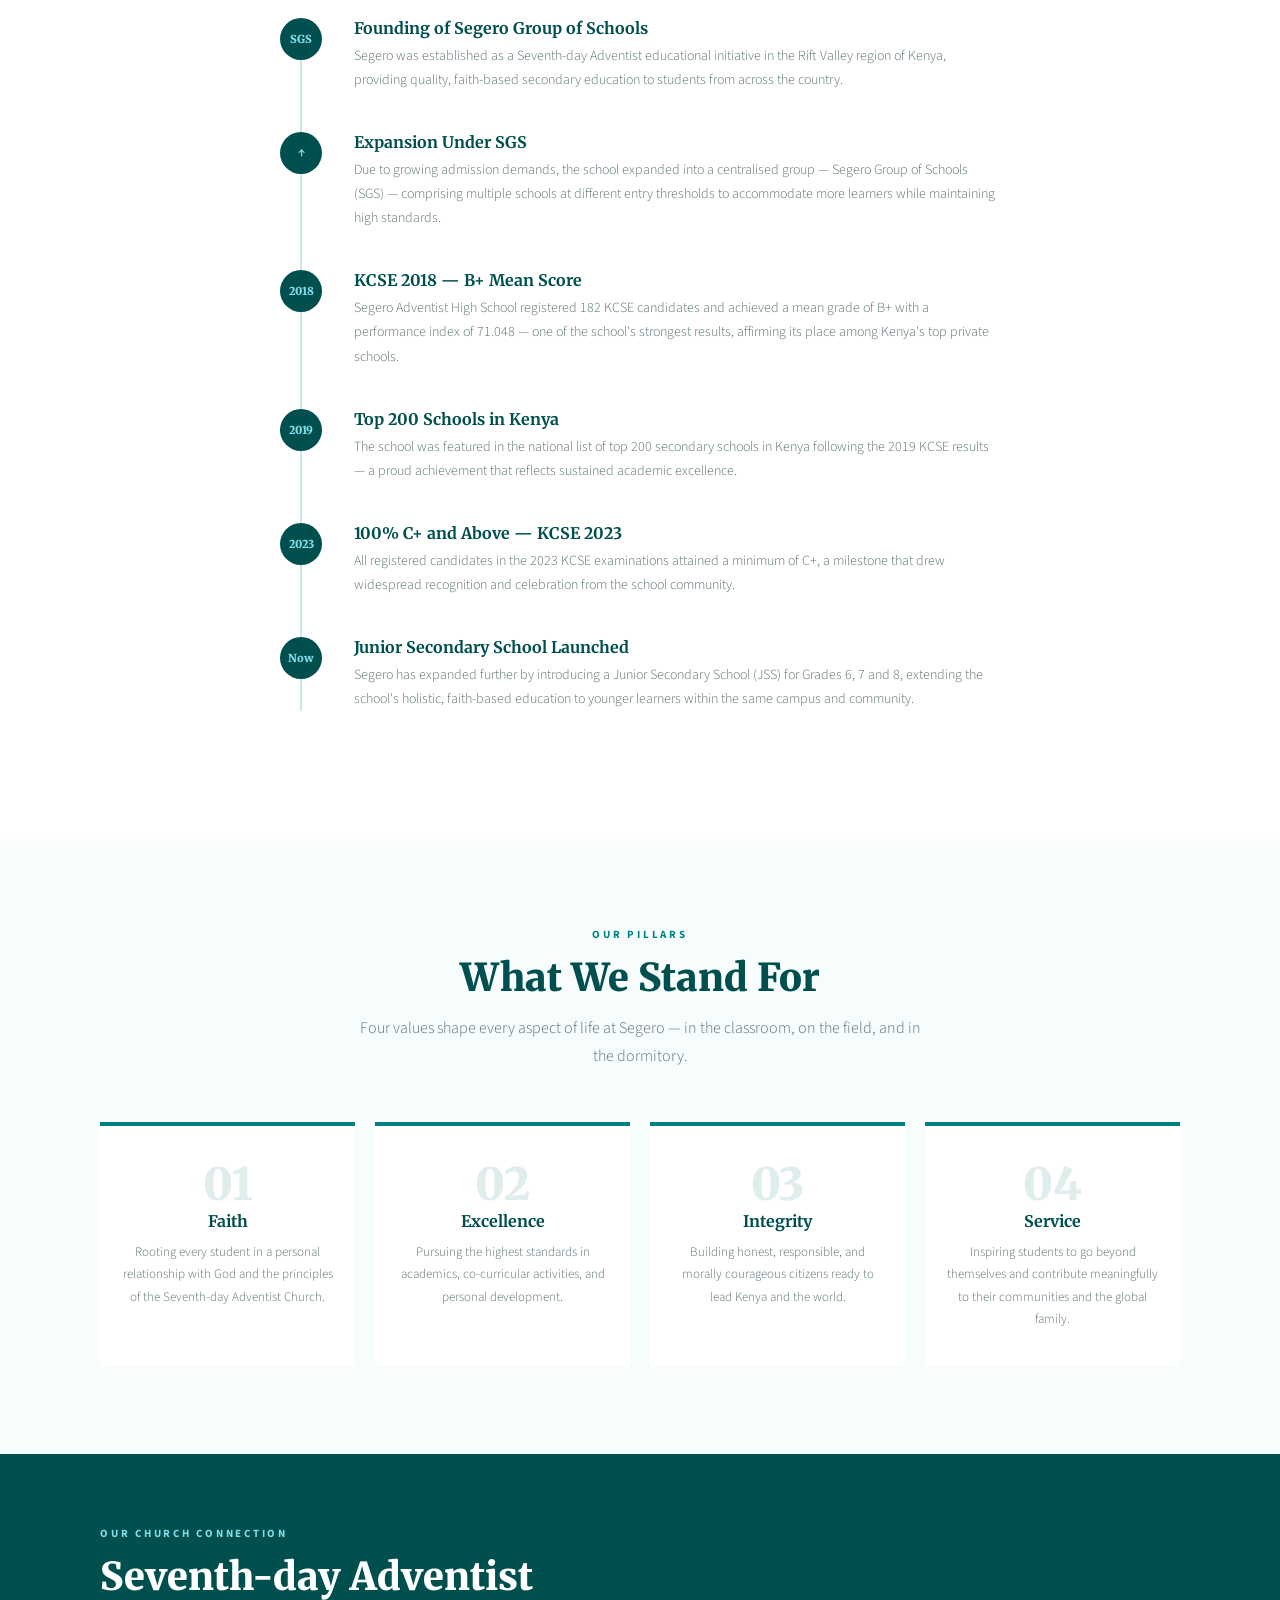
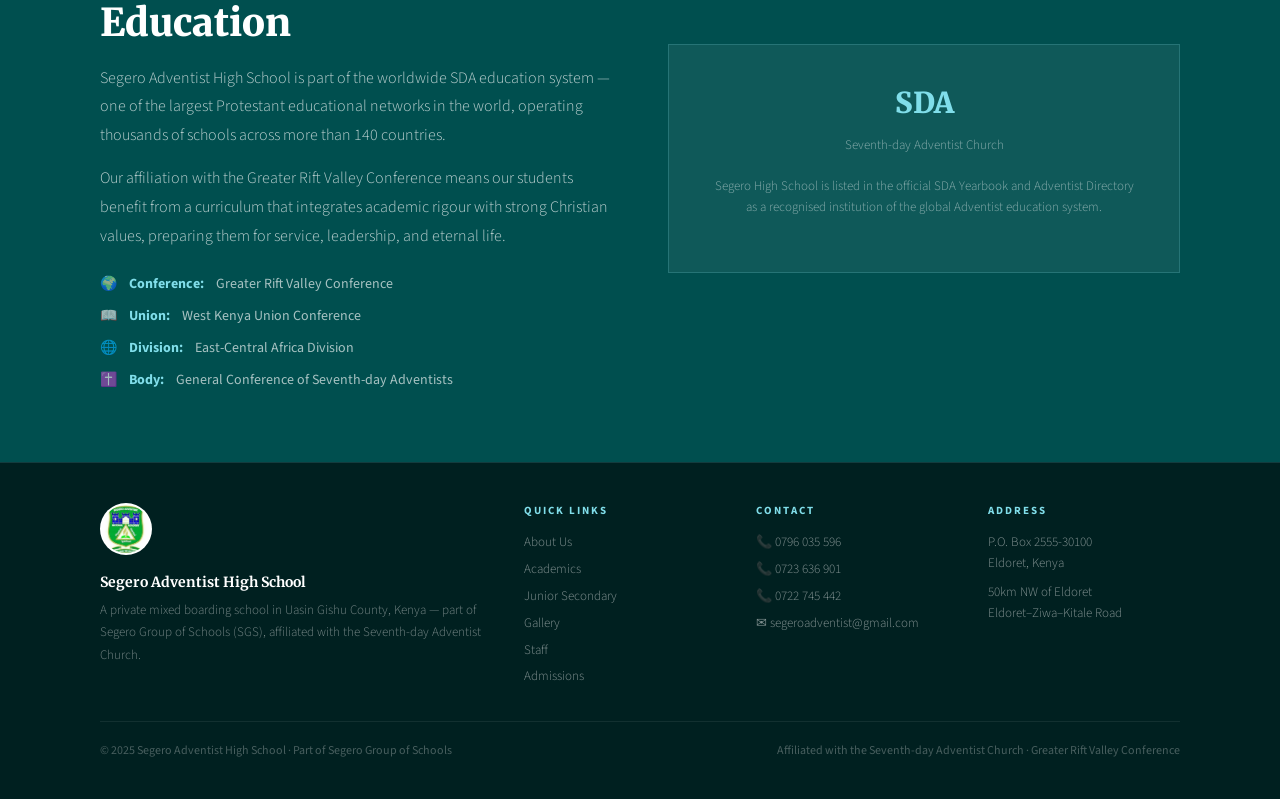
<file: about.html>
<!DOCTYPE html><html lang="en"><head>
<meta charset="UTF-8"/><meta name="viewport" content="width=device-width,initial-scale=1.0"/>
<title>About Us – Segero Adventist High School</title>
<link href="https://fonts.googleapis.com/css2?family=Merriweather:ital,wght@0,300;0,400;0,700;0,900;1,400&family=Source+Sans+3:wght@300;400;600;700&display=swap" rel="stylesheet"/>
<link rel="stylesheet" href="styles.css"/>
<style>
.split{display:grid;grid-template-columns:1fr 1fr;}
.split-img{background:url('https://images.unsplash.com/photo-1580582932707-520aed937b7b?w=900&q=80') center/cover no-repeat;min-height:520px;position:relative;}
.split-img::after{content:'';position:absolute;inset:0;background:linear-gradient(135deg,rgba(0,79,79,0.25),transparent);}
.split-body{background:var(--teal-dark);padding:72px 56px;display:flex;flex-direction:column;justify-content:center;}
.split-body .section-tag{color:#80deea;}
.split-body .section-title{color:#fff;margin-bottom:20px;}
.split-body p{color:rgba(255,255,255,0.75);line-height:1.82;font-size:1rem;font-weight:300;margin-bottom:14px;}
.feat-grid{display:grid;grid-template-columns:1fr 1fr;gap:14px;margin-top:28px;}
.feat{display:flex;align-items:flex-start;gap:10px;}
.feat-icon{width:36px;height:36px;flex-shrink:0;background:rgba(128,222,234,0.1);border:1px solid rgba(128,222,234,0.3);display:flex;align-items:center;justify-content:center;font-size:15px;}
.feat-text{font-size:13px;color:rgba(255,255,255,0.7);line-height:1.5;}
.feat-text strong{display:block;color:rgba(255,255,255,0.9);margin-bottom:2px;}
/* MISSION */
.mission{background:linear-gradient(135deg,#002020,var(--teal-dark));padding:64px 56px;text-align:center;}
.mission blockquote{font-family:'Merriweather',serif;font-style:italic;font-size:clamp(1.2rem,3vw,1.8rem);color:#80deea;max-width:720px;margin:0 auto;line-height:1.55;}
.mission cite{display:block;margin-top:18px;color:rgba(255,255,255,0.45);font-size:12px;letter-spacing:0.2em;text-transform:uppercase;font-style:normal;}
/* VALUES */
.values{padding:88px 56px;background:var(--off-white);}
.val-grid{display:grid;grid-template-columns:repeat(4,1fr);gap:20px;max-width:1080px;margin:0 auto;}
.val-card{background:#fff;border-top:4px solid var(--teal-mid);padding:36px 22px;text-align:center;transition:box-shadow 0.25s,transform 0.2s;}
.val-card:hover{box-shadow:0 10px 36px rgba(0,109,109,0.1);transform:translateY(-4px);}
.val-num{font-family:'Merriweather',serif;font-size:2.8rem;font-weight:900;color:rgba(0,109,109,0.12);line-height:1;margin-bottom:4px;}
.val-title{font-family:'Merriweather',serif;font-size:1rem;font-weight:700;color:var(--teal-dark);margin-bottom:10px;}
.val-desc{color:var(--gray);font-size:13px;line-height:1.72;font-weight:300;}
/* HISTORY TIMELINE */
.timeline-section{padding:88px 56px;background:var(--white);}
.timeline{max-width:720px;margin:0 auto;position:relative;}
.timeline::before{content:'';position:absolute;left:20px;top:0;bottom:0;width:2px;background:var(--light-border);}
.tl-item{display:flex;gap:32px;margin-bottom:40px;position:relative;}
.tl-dot{width:42px;height:42px;flex-shrink:0;background:var(--teal-dark);border-radius:50%;display:flex;align-items:center;justify-content:center;font-family:'Merriweather',serif;font-size:11px;font-weight:900;color:#80deea;z-index:1;}
.tl-body h4{font-family:'Merriweather',serif;font-size:1rem;font-weight:700;color:var(--teal-dark);margin-bottom:6px;}
.tl-body p{color:var(--gray);font-size:14px;line-height:1.72;font-weight:300;}
/* SDA */
.sda-section{background:var(--teal-dark);padding:72px 56px;}
.sda-inner{max-width:1080px;margin:0 auto;display:grid;grid-template-columns:1fr 1fr;gap:56px;align-items:center;}
.sda-inner .section-tag{color:#80deea;}
.sda-inner .section-title{color:#fff;margin-bottom:18px;}
.sda-inner p{color:rgba(255,255,255,0.72);line-height:1.8;font-weight:300;margin-bottom:14px;}
.sda-links{display:flex;flex-direction:column;gap:12px;margin-top:24px;}
.sda-link{display:flex;align-items:center;gap:12px;color:rgba(255,255,255,0.65);font-size:14px;}
.sda-link span{color:#80deea;font-weight:700;}
.sda-logo-box{background:rgba(255,255,255,0.06);border:1px solid rgba(128,222,234,0.2);padding:40px;text-align:center;}
.sda-logo-box p{color:rgba(255,255,255,0.5);font-size:13px;margin-top:14px;line-height:1.6;}
.sda-logo-box .big-text{font-family:'Merriweather',serif;font-size:1.8rem;font-weight:900;color:#80deea;margin-bottom:8px;}
@media(max-width:900px){.split{grid-template-columns:1fr;}.split-img{min-height:260px;}.split-body{padding:48px 28px;}.mission{padding:48px 24px;}.values{padding:56px 24px;}.val-grid{grid-template-columns:1fr 1fr;}.timeline-section{padding:56px 24px;}.timeline::before{left:18px;}.sda-section{padding:56px 24px;}.sda-inner{grid-template-columns:1fr;}}
</style></head><body>
<nav>
  <a class="nav-brand" href="index.html">
    <img src="[data-uri]" alt="Segero Logo"/>
    <div class="nav-brand-text">
      <div class="school-name">Segero Adventist High School</div>
      <div class="school-motto">In God We Excel</div>
    </div>
  </a>
  <ul class="nav-links">
    <li><a href="index.html">Home</a></li>
    <li><a href="about.html" class="active">About</a></li>
    <li><a href="academics.html">Academics</a></li>
    <li><a href="jss.html">Junior Secondary</a></li>
    <li><a href="gallery.html">Gallery</a></li>
    <li><a href="staff.html">Staff</a></li>
    <li><a href="admissions.html">Admissions</a></li>
    <li><a href="contact.html">Contact</a></li>
  </ul>
  <a href="admissions.html" class="nav-apply">Apply Now</a>
  <div class="hamburger" onclick="toggleMenu()"><span></span><span></span><span></span></div>
</nav>
<div class="mobile-menu" id="mobileMenu">
  <a href="index.html">Home</a>
  <a href="about.html">About</a>
  <a href="academics.html">Academics</a>
  <a href="jss.html">Junior Secondary</a>
  <a href="gallery.html">Gallery</a>
  <a href="staff.html">Staff</a>
  <a href="admissions.html">Admissions</a>
  <a href="contact.html">Contact</a>
</div>
<div class="page-hero">
  <div class="page-hero-inner">
    <div class="tag">Est. Uasin Gishu County · Kenya</div>
    <h1>About Our School</h1>
    <p>A legacy of faith, learning, and character development in the Rift Valley highlands.</p>
  </div>
</div>
<div class="color-strip"></div>

<div class="split">
  <div class="split-img"></div>
  <div class="split-body">
    <div class="section-tag">Our Story</div>
    <h2 class="section-title">Who We Are</h2>
    <p>Segero Adventist High School is a private, mixed boarding school situated in Uasin Gishu County, Eldoret West Sub-County, approximately 50 kilometres north-west of Eldoret town along the Eldoret–Ziwa–Kitale Road.</p>
    <p>The school is a religious, non-profit institution fully affiliated with the Seventh-day Adventist (SDA) Church, operating under the Greater Rift Valley Conference as part of the East-Central Africa Division of the Adventist world church.</p>
    <p>As part of the Segero Group of Schools (SGS), we operate under centralised management alongside Segero National Academy, other Segero high schools, and Segero Academy primary school — offering every learner a home within the Segero family.</p>
    <div class="feat-grid">
      <div class="feat"><div class="feat-icon">🏫</div><div class="feat-text"><strong>Private Mixed Boarding</strong>Boys and girls, fully residential</div></div>
      <div class="feat"><div class="feat-icon">⛪</div><div class="feat-text"><strong>SDA Sponsored</strong>Greater Rift Valley Conference</div></div>
      <div class="feat"><div class="feat-icon">🎓</div><div class="feat-text"><strong>KNEC Code: 26576105</strong>Registered examination centre</div></div>
      <div class="feat"><div class="feat-icon">🌐</div><div class="feat-text"><strong>Website</strong>segeroadventistschool.co.ke</div></div>
    </div>
  </div>
</div>

<section class="mission">
  <blockquote>"To transform young people into productive citizens of the country and the global community — developing them Physically, Mentally, and Spiritually."</blockquote>
  <cite>Mission Statement · Segero Adventist High School</cite>
</section>

<section class="timeline-section">
  <div class="section-header">
    <div class="section-tag">Our Journey</div>
    <h2 class="section-title">School History & Milestones</h2>
    <p>From humble beginnings to a nationally recognised institution, Segero's story is one of faith, perseverance, and growth.</p>
  </div>
  <div class="timeline">
    <div class="tl-item"><div class="tl-dot">SGS</div><div class="tl-body"><h4>Founding of Segero Group of Schools</h4><p>Segero was established as a Seventh-day Adventist educational initiative in the Rift Valley region of Kenya, providing quality, faith-based secondary education to students from across the country.</p></div></div>
    <div class="tl-item"><div class="tl-dot">↑</div><div class="tl-body"><h4>Expansion Under SGS</h4><p>Due to growing admission demands, the school expanded into a centralised group — Segero Group of Schools (SGS) — comprising multiple schools at different entry thresholds to accommodate more learners while maintaining high standards.</p></div></div>
    <div class="tl-item"><div class="tl-dot">2018</div><div class="tl-body"><h4>KCSE 2018 — B+ Mean Score</h4><p>Segero Adventist High School registered 182 KCSE candidates and achieved a mean grade of B+ with a performance index of 71.048 — one of the school's strongest results, affirming its place among Kenya's top private schools.</p></div></div>
    <div class="tl-item"><div class="tl-dot">2019</div><div class="tl-body"><h4>Top 200 Schools in Kenya</h4><p>The school was featured in the national list of top 200 secondary schools in Kenya following the 2019 KCSE results — a proud achievement that reflects sustained academic excellence.</p></div></div>
    <div class="tl-item"><div class="tl-dot">2023</div><div class="tl-body"><h4>100% C+ and Above — KCSE 2023</h4><p>All registered candidates in the 2023 KCSE examinations attained a minimum of C+, a milestone that drew widespread recognition and celebration from the school community.</p></div></div>
    <div class="tl-item"><div class="tl-dot">Now</div><div class="tl-body"><h4>Junior Secondary School Launched</h4><p>Segero has expanded further by introducing a Junior Secondary School (JSS) for Grades 6, 7 and 8, extending the school's holistic, faith-based education to younger learners within the same campus and community.</p></div></div>
  </div>
</section>

<section class="values">
  <div class="section-header">
    <div class="section-tag">Our Pillars</div>
    <h2 class="section-title">What We Stand For</h2>
    <p>Four values shape every aspect of life at Segero — in the classroom, on the field, and in the dormitory.</p>
  </div>
  <div class="val-grid">
    <div class="val-card"><div class="val-num">01</div><div class="val-title">Faith</div><div class="val-desc">Rooting every student in a personal relationship with God and the principles of the Seventh-day Adventist Church.</div></div>
    <div class="val-card"><div class="val-num">02</div><div class="val-title">Excellence</div><div class="val-desc">Pursuing the highest standards in academics, co-curricular activities, and personal development.</div></div>
    <div class="val-card"><div class="val-num">03</div><div class="val-title">Integrity</div><div class="val-desc">Building honest, responsible, and morally courageous citizens ready to lead Kenya and the world.</div></div>
    <div class="val-card"><div class="val-num">04</div><div class="val-title">Service</div><div class="val-desc">Inspiring students to go beyond themselves and contribute meaningfully to their communities and the global family.</div></div>
  </div>
</section>

<section class="sda-section">
  <div class="sda-inner">
    <div>
      <div class="section-tag">Our Church Connection</div>
      <h2 class="section-title">Seventh-day Adventist Education</h2>
      <p>Segero Adventist High School is part of the worldwide SDA education system — one of the largest Protestant educational networks in the world, operating thousands of schools across more than 140 countries.</p>
      <p>Our affiliation with the Greater Rift Valley Conference means our students benefit from a curriculum that integrates academic rigour with strong Christian values, preparing them for service, leadership, and eternal life.</p>
      <div class="sda-links">
        <div class="sda-link">🌍 <span>Conference:</span> Greater Rift Valley Conference</div>
        <div class="sda-link">📖 <span>Union:</span> West Kenya Union Conference</div>
        <div class="sda-link">🌐 <span>Division:</span> East-Central Africa Division</div>
        <div class="sda-link">✝️ <span>Body:</span> General Conference of Seventh-day Adventists</div>
      </div>
    </div>
    <div class="sda-logo-box">
      <div class="big-text">SDA</div>
      <p>Seventh-day Adventist Church<br><br>Segero High School is listed in the official SDA Yearbook and Adventist Directory as a recognised institution of the global Adventist education system.</p>
    </div>
  </div>
</section>
<footer>
  <div class="footer-inner">
    <div class="footer-brand">
      <img src="" alt="Segero Logo" id="footLogo"/>
      <div class="fn">Segero Adventist High School</div>
      <p>A private mixed boarding school in Uasin Gishu County, Kenya — part of Segero Group of Schools (SGS), affiliated with the Seventh-day Adventist Church.</p>
    </div>
    <div class="footer-col"><h4>Quick Links</h4><a href="about.html">About Us</a><a href="academics.html">Academics</a><a href="jss.html">Junior Secondary</a><a href="gallery.html">Gallery</a><a href="staff.html">Staff</a><a href="admissions.html">Admissions</a></div>
    <div class="footer-col"><h4>Contact</h4><p>📞 0796 035 596</p><p>📞 0723 636 901</p><p>📞 0722 745 442</p><a href="mailto:segeroadventist@gmail.com">✉ segeroadventist@gmail.com</a></div>
    <div class="footer-col"><h4>Address</h4><p>P.O. Box 2555-30100<br>Eldoret, Kenya</p><p style="margin-top:8px;">50km NW of Eldoret<br>Eldoret–Ziwa–Kitale Road</p></div>
  </div>
  <div class="footer-bottom"><p>© 2025 Segero Adventist High School · Part of Segero Group of Schools</p><p>Affiliated with the Seventh-day Adventist Church · Greater Rift Valley Conference</p></div>
</footer>
<script>
function toggleMenu(){document.getElementById('mobileMenu').classList.toggle('open');}
document.getElementById('footLogo').src='[data-uri]';
</script></body></html>
</file>
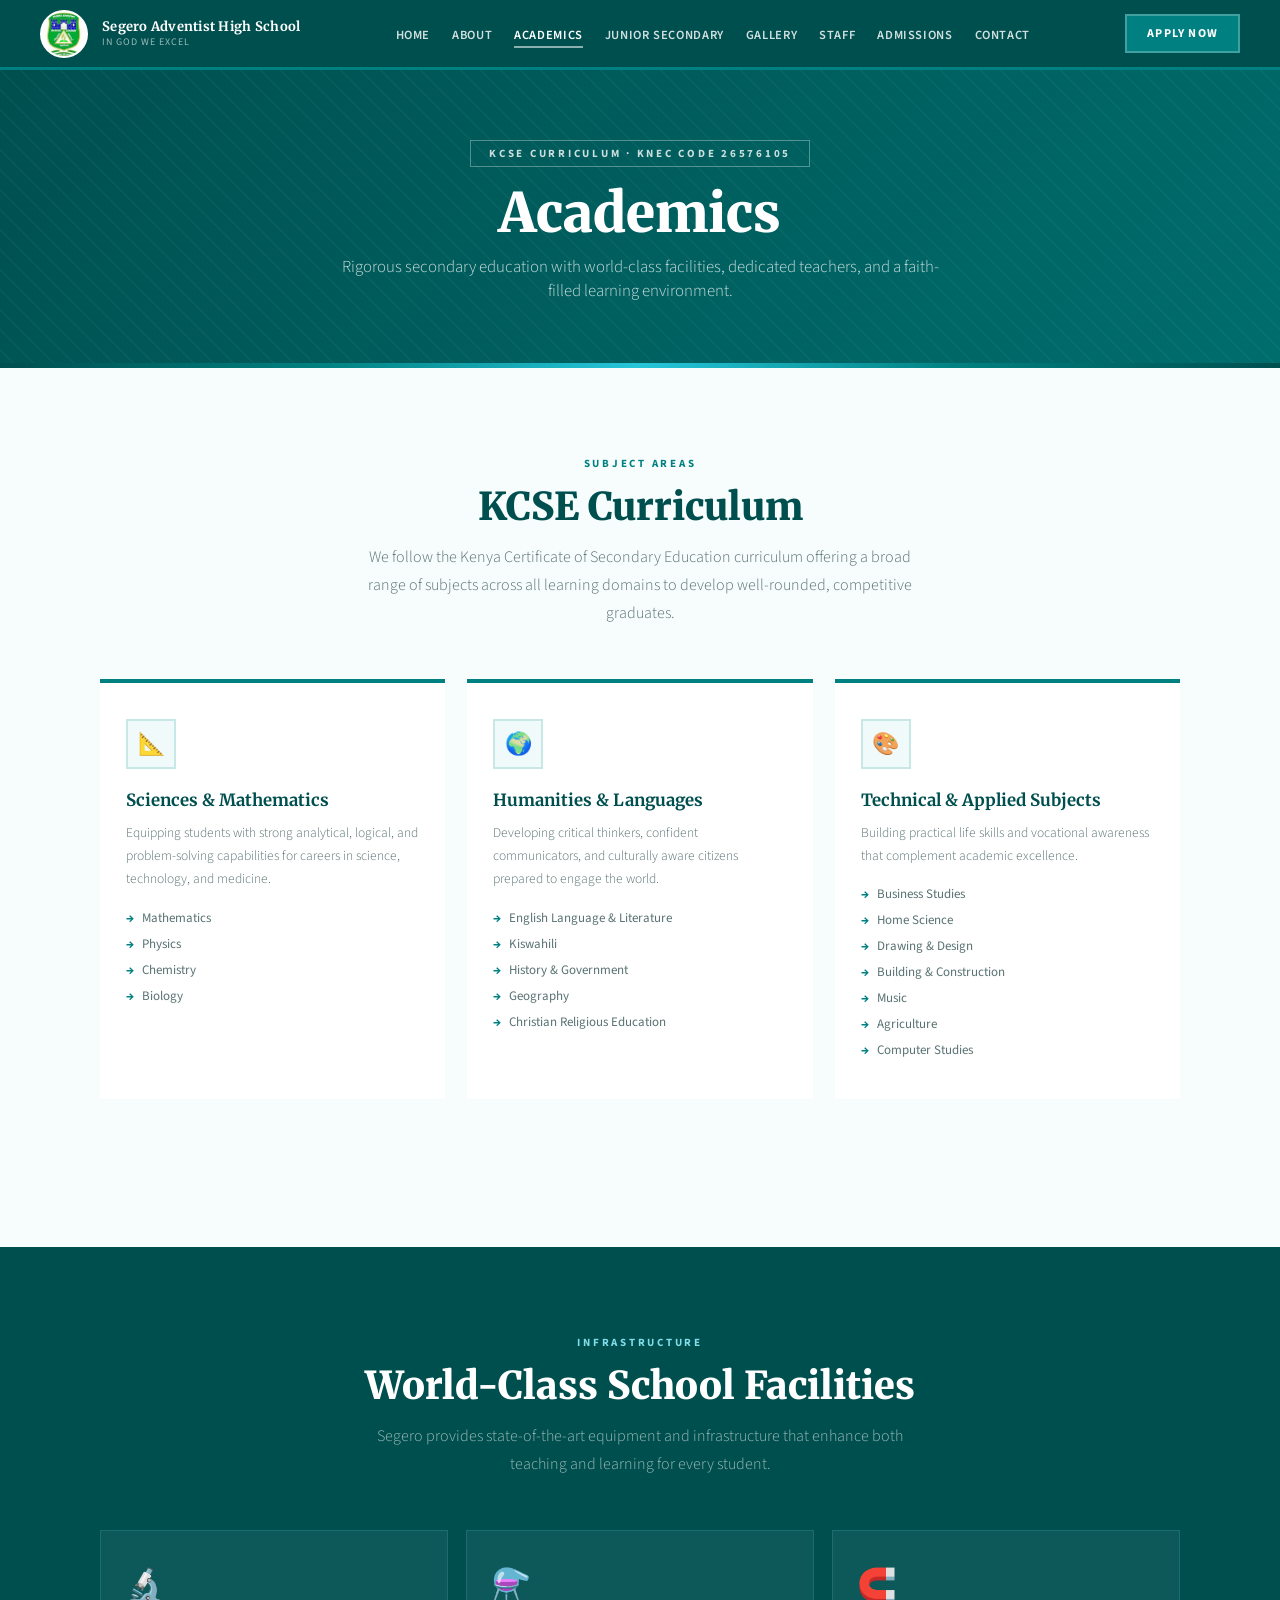
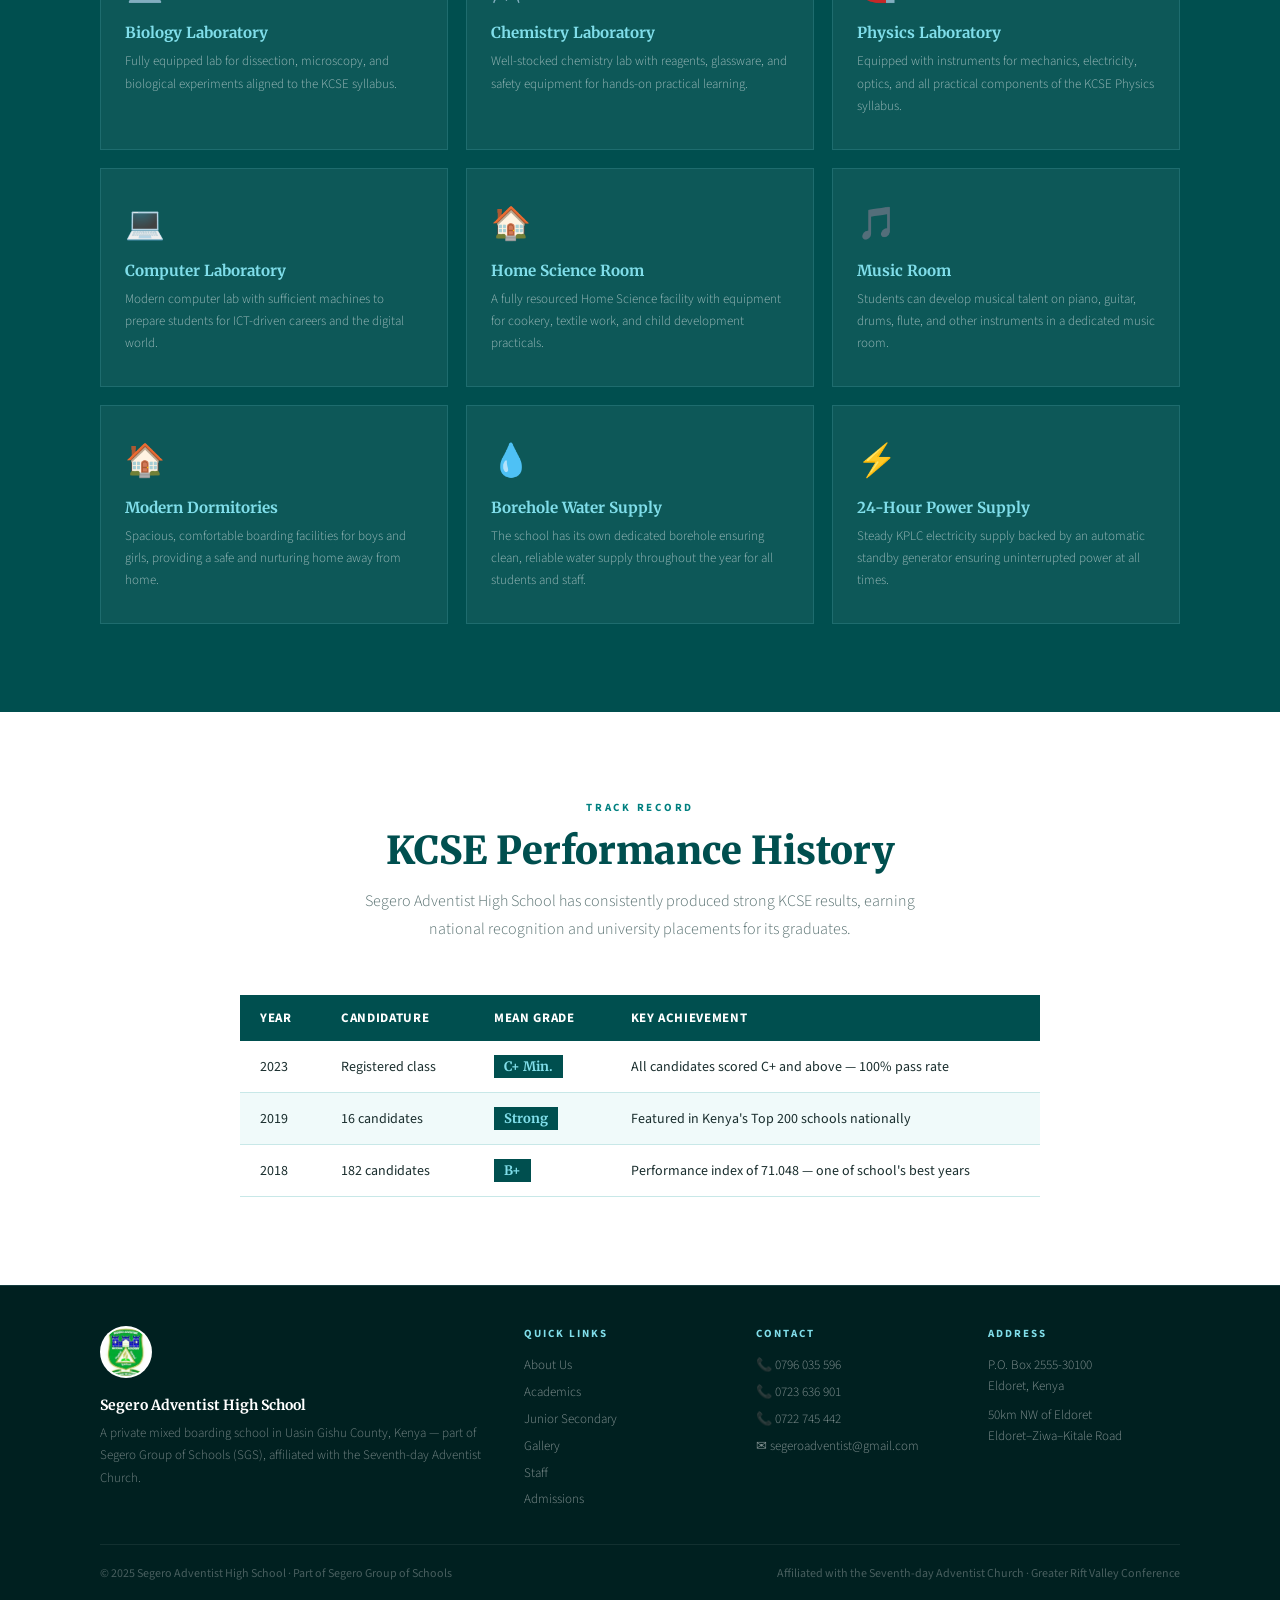
<file: academics.html>
<!DOCTYPE html><html lang="en"><head>
<meta charset="UTF-8"/><meta name="viewport" content="width=device-width,initial-scale=1.0"/>
<title>Academics – Segero Adventist High School</title>
<link href="https://fonts.googleapis.com/css2?family=Merriweather:ital,wght@0,300;0,400;0,700;0,900;1,400&family=Source+Sans+3:wght@300;400;600;700&display=swap" rel="stylesheet"/>
<link rel="stylesheet" href="styles.css"/>
<style>
.ac-body{padding:88px 56px;background:var(--off-white);}
.prog-grid{display:grid;grid-template-columns:repeat(3,1fr);gap:22px;max-width:1080px;margin:0 auto 60px;}
.prog-card{background:#fff;border-top:4px solid var(--teal-mid);padding:36px 26px;transition:transform 0.25s,box-shadow 0.25s;position:relative;overflow:hidden;}
.prog-card::before{content:'';position:absolute;inset:0;background:var(--teal-dark);transform:translateY(100%);transition:transform 0.35s cubic-bezier(.4,0,.2,1);z-index:0;}
.prog-card:hover{transform:translateY(-5px);box-shadow:0 16px 40px rgba(0,109,109,0.14);}
.prog-card:hover::before{transform:translateY(0);}
.prog-card:hover .prog-icon,.prog-card:hover h3,.prog-card:hover p,.prog-card:hover li{color:#fff;}
.prog-card:hover .prog-icon{background:rgba(128,222,234,0.12);border-color:rgba(128,222,234,0.4);}
.prog-icon{width:50px;height:50px;background:var(--teal-xlight);border:2px solid var(--light-border);display:flex;align-items:center;justify-content:center;font-size:22px;margin-bottom:20px;position:relative;z-index:1;transition:all 0.3s;}
.prog-card h3{font-family:'Merriweather',serif;font-size:1.05rem;font-weight:700;color:var(--teal-dark);margin-bottom:10px;position:relative;z-index:1;transition:color 0.3s;}
.prog-card p{color:var(--gray);font-size:13.5px;line-height:1.72;font-weight:300;position:relative;z-index:1;transition:color 0.3s;}
.prog-card ul{list-style:none;margin-top:14px;position:relative;z-index:1;}
.prog-card li{font-size:13px;color:var(--gray);padding:4px 0;display:flex;align-items:center;gap:8px;transition:color 0.3s;}
.prog-card li::before{content:'→';color:var(--teal-mid);font-weight:700;flex-shrink:0;}
.facilities{background:var(--teal-dark);padding:88px 56px;}
.facilities .section-tag{color:#80deea;}
.facilities .section-title{color:#fff;margin-bottom:14px;}
.facilities .section-header p{color:rgba(255,255,255,0.6);}
.fac-grid{display:grid;grid-template-columns:repeat(3,1fr);gap:18px;max-width:1080px;margin:0 auto;}
.fac-card{background:rgba(255,255,255,0.05);border:1px solid rgba(128,222,234,0.15);padding:32px 24px;transition:background 0.2s;}
.fac-card:hover{background:rgba(128,222,234,0.08);}
.fac-icon{font-size:2rem;margin-bottom:14px;}
.fac-title{font-family:'Merriweather',serif;font-size:.95rem;font-weight:700;color:#80deea;margin-bottom:8px;}
.fac-desc{color:rgba(255,255,255,0.58);font-size:13px;line-height:1.7;font-weight:300;}
.perf{padding:88px 56px;background:var(--white);}
.perf-table{max-width:800px;margin:0 auto;border-collapse:collapse;width:100%;}
.perf-table th{background:var(--teal-dark);color:#fff;padding:14px 20px;text-align:left;font-size:13px;letter-spacing:0.05em;text-transform:uppercase;font-weight:700;}
.perf-table td{padding:14px 20px;border-bottom:1px solid var(--light-border);font-size:14px;color:var(--text);}
.perf-table tr:nth-child(even) td{background:var(--teal-xlight);}
.perf-table tr:hover td{background:var(--teal-light);}
.grade-badge{display:inline-block;background:var(--teal-dark);color:#80deea;padding:3px 10px;font-family:'Merriweather',serif;font-weight:700;font-size:13px;}
@media(max-width:900px){.ac-body{padding:56px 24px;}.prog-grid{grid-template-columns:1fr;}.facilities{padding:56px 24px;}.fac-grid{grid-template-columns:1fr 1fr;}.perf{padding:56px 24px;}}
</style></head><body>
<nav>
  <a class="nav-brand" href="index.html">
    <img src="[data-uri]" alt="Segero Logo"/>
    <div class="nav-brand-text">
      <div class="school-name">Segero Adventist High School</div>
      <div class="school-motto">In God We Excel</div>
    </div>
  </a>
  <ul class="nav-links">
    <li><a href="index.html">Home</a></li>
    <li><a href="about.html">About</a></li>
    <li><a href="academics.html" class="active">Academics</a></li>
    <li><a href="jss.html">Junior Secondary</a></li>
    <li><a href="gallery.html">Gallery</a></li>
    <li><a href="staff.html">Staff</a></li>
    <li><a href="admissions.html">Admissions</a></li>
    <li><a href="contact.html">Contact</a></li>
  </ul>
  <a href="admissions.html" class="nav-apply">Apply Now</a>
  <div class="hamburger" onclick="toggleMenu()"><span></span><span></span><span></span></div>
</nav>
<div class="mobile-menu" id="mobileMenu">
  <a href="index.html">Home</a>
  <a href="about.html">About</a>
  <a href="academics.html">Academics</a>
  <a href="jss.html">Junior Secondary</a>
  <a href="gallery.html">Gallery</a>
  <a href="staff.html">Staff</a>
  <a href="admissions.html">Admissions</a>
  <a href="contact.html">Contact</a>
</div>
<div class="page-hero">
  <div class="page-hero-inner">
    <div class="tag">KCSE Curriculum · KNEC Code 26576105</div>
    <h1>Academics</h1>
    <p>Rigorous secondary education with world-class facilities, dedicated teachers, and a faith-filled learning environment.</p>
  </div>
</div>
<div class="color-strip"></div>

<section class="ac-body">
  <div class="section-header">
    <div class="section-tag">Subject Areas</div>
    <h2 class="section-title">KCSE Curriculum</h2>
    <p>We follow the Kenya Certificate of Secondary Education curriculum offering a broad range of subjects across all learning domains to develop well-rounded, competitive graduates.</p>
  </div>
  <div class="prog-grid">
    <div class="prog-card"><div class="prog-icon">📐</div><h3>Sciences & Mathematics</h3><p>Equipping students with strong analytical, logical, and problem-solving capabilities for careers in science, technology, and medicine.</p><ul><li>Mathematics</li><li>Physics</li><li>Chemistry</li><li>Biology</li></ul></div>
    <div class="prog-card"><div class="prog-icon">🌍</div><h3>Humanities & Languages</h3><p>Developing critical thinkers, confident communicators, and culturally aware citizens prepared to engage the world.</p><ul><li>English Language & Literature</li><li>Kiswahili</li><li>History & Government</li><li>Geography</li><li>Christian Religious Education</li></ul></div>
    <div class="prog-card"><div class="prog-icon">🎨</div><h3>Technical & Applied Subjects</h3><p>Building practical life skills and vocational awareness that complement academic excellence.</p><ul><li>Business Studies</li><li>Home Science</li><li>Drawing & Design</li><li>Building & Construction</li><li>Music</li><li>Agriculture</li><li>Computer Studies</li></ul></div>
  </div>
</section>

<section class="facilities">
  <div class="section-header">
    <div class="section-tag">Infrastructure</div>
    <h2 class="section-title">World-Class School Facilities</h2>
    <p>Segero provides state-of-the-art equipment and infrastructure that enhance both teaching and learning for every student.</p>
  </div>
  <div class="fac-grid">
    <div class="fac-card"><div class="fac-icon">🔬</div><div class="fac-title">Biology Laboratory</div><div class="fac-desc">Fully equipped lab for dissection, microscopy, and biological experiments aligned to the KCSE syllabus.</div></div>
    <div class="fac-card"><div class="fac-icon">⚗️</div><div class="fac-title">Chemistry Laboratory</div><div class="fac-desc">Well-stocked chemistry lab with reagents, glassware, and safety equipment for hands-on practical learning.</div></div>
    <div class="fac-card"><div class="fac-icon">🧲</div><div class="fac-title">Physics Laboratory</div><div class="fac-desc">Equipped with instruments for mechanics, electricity, optics, and all practical components of the KCSE Physics syllabus.</div></div>
    <div class="fac-card"><div class="fac-icon">💻</div><div class="fac-title">Computer Laboratory</div><div class="fac-desc">Modern computer lab with sufficient machines to prepare students for ICT-driven careers and the digital world.</div></div>
    <div class="fac-card"><div class="fac-icon">🏠</div><div class="fac-title">Home Science Room</div><div class="fac-desc">A fully resourced Home Science facility with equipment for cookery, textile work, and child development practicals.</div></div>
    <div class="fac-card"><div class="fac-icon">🎵</div><div class="fac-title">Music Room</div><div class="fac-desc">Students can develop musical talent on piano, guitar, drums, flute, and other instruments in a dedicated music room.</div></div>
    <div class="fac-card"><div class="fac-icon">🏠</div><div class="fac-title">Modern Dormitories</div><div class="fac-desc">Spacious, comfortable boarding facilities for boys and girls, providing a safe and nurturing home away from home.</div></div>
    <div class="fac-card"><div class="fac-icon">💧</div><div class="fac-title">Borehole Water Supply</div><div class="fac-desc">The school has its own dedicated borehole ensuring clean, reliable water supply throughout the year for all students and staff.</div></div>
    <div class="fac-card"><div class="fac-icon">⚡</div><div class="fac-title">24-Hour Power Supply</div><div class="fac-desc">Steady KPLC electricity supply backed by an automatic standby generator ensuring uninterrupted power at all times.</div></div>
  </div>
</section>

<section class="perf">
  <div class="section-header">
    <div class="section-tag">Track Record</div>
    <h2 class="section-title">KCSE Performance History</h2>
    <p>Segero Adventist High School has consistently produced strong KCSE results, earning national recognition and university placements for its graduates.</p>
  </div>
  <table class="perf-table">
    <thead><tr><th>Year</th><th>Candidature</th><th>Mean Grade</th><th>Key Achievement</th></tr></thead>
    <tbody>
      <tr><td>2023</td><td>Registered class</td><td><span class="grade-badge">C+ Min.</span></td><td>All candidates scored C+ and above — 100% pass rate</td></tr>
      <tr><td>2019</td><td>16 candidates</td><td><span class="grade-badge">Strong</span></td><td>Featured in Kenya's Top 200 schools nationally</td></tr>
      <tr><td>2018</td><td>182 candidates</td><td><span class="grade-badge">B+</span></td><td>Performance index of 71.048 — one of school's best years</td></tr>
    </tbody>
  </table>
</section>
<footer>
  <div class="footer-inner">
    <div class="footer-brand">
      <img src="[data-uri]" alt="Segero Logo"/>
      <div class="fn">Segero Adventist High School</div>
      <p>A private mixed boarding school in Uasin Gishu County, Kenya — part of Segero Group of Schools (SGS), affiliated with the Seventh-day Adventist Church.</p>
    </div>
    <div class="footer-col"><h4>Quick Links</h4><a href="about.html">About Us</a><a href="academics.html">Academics</a><a href="jss.html">Junior Secondary</a><a href="gallery.html">Gallery</a><a href="staff.html">Staff</a><a href="admissions.html">Admissions</a></div>
    <div class="footer-col"><h4>Contact</h4><p>📞 0796 035 596</p><p>📞 0723 636 901</p><p>📞 0722 745 442</p><a href="mailto:segeroadventist@gmail.com">✉ segeroadventist@gmail.com</a></div>
    <div class="footer-col"><h4>Address</h4><p>P.O. Box 2555-30100<br>Eldoret, Kenya</p><p style="margin-top:8px;">50km NW of Eldoret<br>Eldoret–Ziwa–Kitale Road</p></div>
  </div>
  <div class="footer-bottom"><p>© 2025 Segero Adventist High School · Part of Segero Group of Schools</p><p>Affiliated with the Seventh-day Adventist Church · Greater Rift Valley Conference</p></div>
</footer>
<script>function toggleMenu(){document.getElementById("mobileMenu").classList.toggle("open");}</script>
</body></html>
</file>
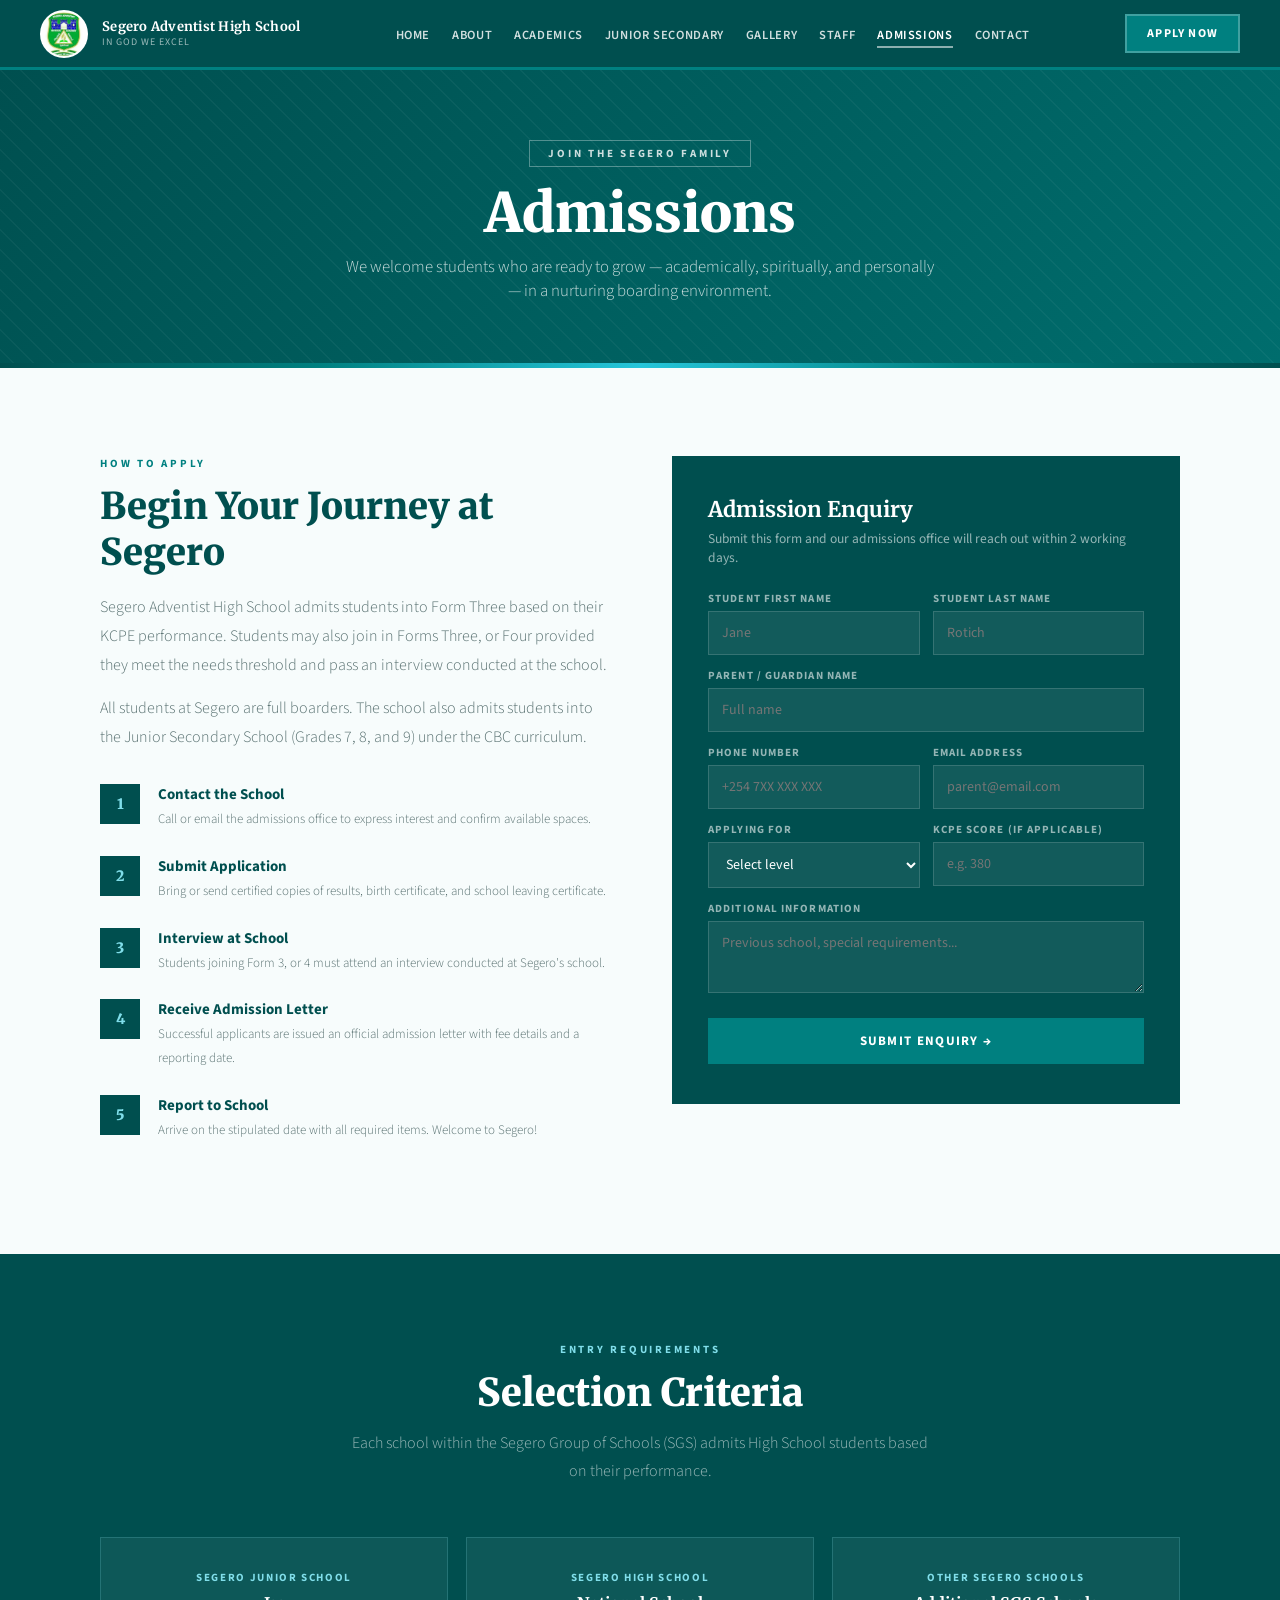
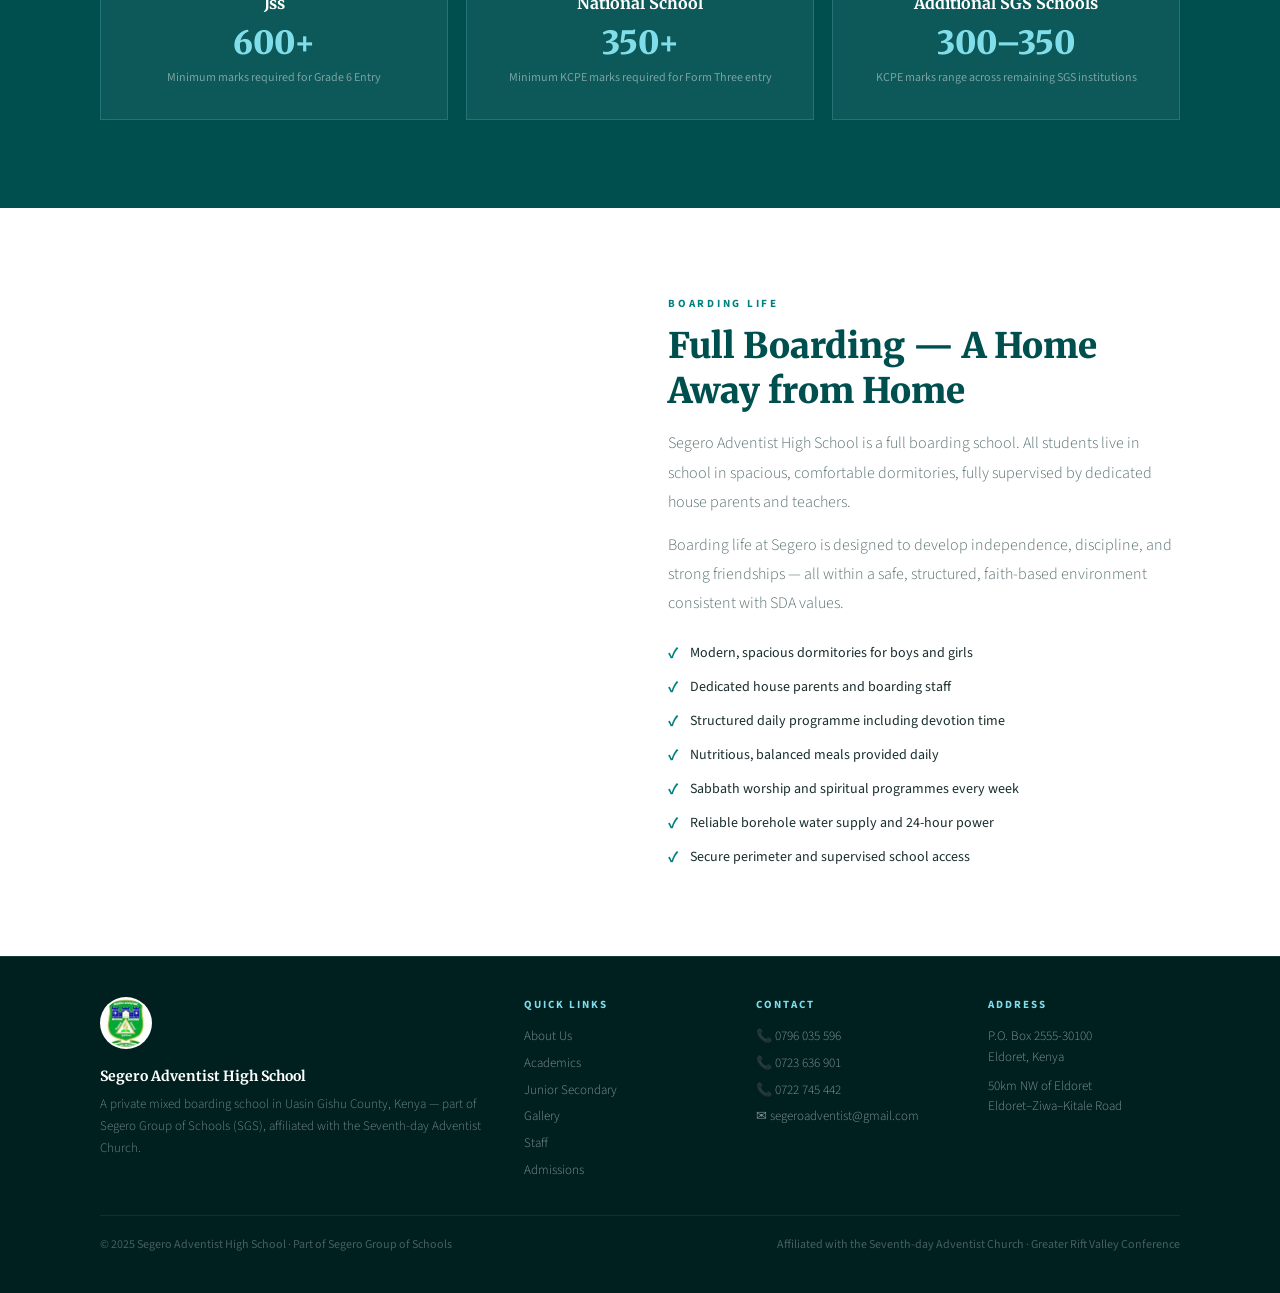
<file: admissions.html>
<!DOCTYPE html><html lang="en"><head>
<meta charset="UTF-8"/><meta name="viewport" content="width=device-width,initial-scale=1.0"/>
<title>Admissions – Segero Adventist High School</title>
<link href="https://fonts.googleapis.com/css2?family=Merriweather:ital,wght@0,300;0,400;0,700;0,900;1,400&family=Source+Sans+3:wght@300;400;600;700&display=swap" rel="stylesheet"/>
<link rel="stylesheet" href="styles.css"/>
<style>
.adm-body{padding:88px 56px;background:var(--off-white);}
.adm-grid{display:grid;grid-template-columns:1fr 1fr;gap:64px;max-width:1080px;margin:0 auto;align-items:start;}
.adm-info h2{font-family:'Merriweather',serif;font-size:clamp(1.7rem,3vw,2.3rem);font-weight:900;color:var(--teal-dark);margin-bottom:18px;}
.adm-info .section-tag{margin-bottom:12px;}
.adm-info p{color:var(--gray);line-height:1.82;font-weight:300;margin-bottom:14px;}
.steps{margin-top:32px;}
.step{display:flex;gap:18px;margin-bottom:24px;}
.sn{width:40px;height:40px;flex-shrink:0;background:var(--teal-dark);color:#80deea;font-family:'Merriweather',serif;font-size:.9rem;font-weight:900;display:flex;align-items:center;justify-content:center;}
.step h4{font-size:15px;font-weight:700;color:var(--teal-dark);margin-bottom:3px;}
.step p{font-size:13px;color:var(--gray);margin:0;}
/* CRITERIA */
.criteria{background:var(--teal-dark);padding:88px 56px;}
.criteria .section-tag{color:#80deea;}
.criteria .section-title{color:#fff;}
.criteria .section-header p{color:rgba(255,255,255,0.6);}
.crit-grid{display:grid;grid-template-columns:repeat(3,1fr);gap:18px;max-width:1080px;margin:0 auto;}
.cc{background:rgba(255,255,255,0.05);border:1px solid rgba(128,222,234,0.2);padding:32px 24px;text-align:center;transition:background 0.2s;}
.cc:hover{background:rgba(128,222,234,0.08);}
.cc-school{font-size:11px;color:#80deea;font-weight:700;letter-spacing:0.15em;text-transform:uppercase;margin-bottom:8px;}
.cc-name{font-family:'Merriweather',serif;font-size:1rem;font-weight:700;color:#fff;margin-bottom:10px;}
.cc-marks{font-family:'Merriweather',serif;font-size:2rem;font-weight:900;color:#80deea;margin-bottom:6px;}
.cc-label{font-size:12px;color:rgba(255,255,255,0.45);line-height:1.5;}
/* FORM */
.adm-form{background:var(--teal-dark);padding:40px 36px;}
.adm-form h3{font-family:'Merriweather',serif;font-size:1.35rem;font-weight:700;color:#fff;margin-bottom:6px;}
.adm-form>p{color:rgba(255,255,255,0.58);font-size:13.5px;margin-bottom:24px;}
.fg{margin-bottom:13px;}
.fg label{display:block;font-size:11px;letter-spacing:0.1em;text-transform:uppercase;color:rgba(255,255,255,0.58);margin-bottom:5px;font-weight:700;}
.fg input,.fg select,.fg textarea{width:100%;padding:11px 13px;background:rgba(255,255,255,0.07);border:1px solid rgba(255,255,255,0.15);color:#fff;font-size:14px;font-family:'Source Sans 3',sans-serif;outline:none;transition:border-color 0.2s;}
.fg input:focus,.fg select:focus,.fg textarea:focus{border-color:#80deea;}
.fg select option{background:var(--teal-dark);}
.fg textarea{resize:vertical;min-height:72px;}
.fg-row{display:grid;grid-template-columns:1fr 1fr;gap:13px;}
.adm-btn{width:100%;margin-top:6px;background:var(--teal-mid);color:#fff;padding:14px;border:none;cursor:pointer;font-size:13px;font-weight:700;letter-spacing:0.1em;text-transform:uppercase;font-family:'Source Sans 3',sans-serif;transition:background 0.2s;}
.adm-btn:hover{background:#80deea;color:var(--teal-dark);}
.ok-msg{display:none;background:rgba(128,222,234,0.12);border:1px solid #80deea;color:#80deea;padding:13px;text-align:center;margin-top:13px;font-size:14px;}
/* BOARDING */
.boarding{padding:88px 56px;background:#fff;}
.boarding-grid{display:grid;grid-template-columns:1fr 1fr;gap:56px;max-width:1080px;margin:0 auto;align-items:center;}
.boarding-img{background:url('https://images.unsplash.com/photo-1588072432836-e10032774350?w=900&q=80') center/cover no-repeat;min-height:420px;}
.boarding-body h2{font-family:'Merriweather',serif;font-size:clamp(1.6rem,3vw,2.2rem);font-weight:900;color:var(--teal-dark);margin-bottom:16px;}
.boarding-body .section-tag{margin-bottom:12px;}
.boarding-body p{color:var(--gray);line-height:1.82;font-weight:300;margin-bottom:14px;}
.b-points{display:flex;flex-direction:column;gap:12px;margin-top:24px;}
.bp{display:flex;align-items:center;gap:12px;font-size:14px;color:var(--text);}
.bp::before{content:'✓';color:var(--teal-mid);font-weight:700;font-size:1rem;flex-shrink:0;}
@media(max-width:900px){.adm-body{padding:56px 24px;}.adm-grid{grid-template-columns:1fr;gap:40px;}.criteria{padding:56px 24px;}.crit-grid{grid-template-columns:1fr;}.boarding{padding:56px 24px;}.boarding-grid{grid-template-columns:1fr;}.boarding-img{min-height:240px;}}
</style></head><body>
<nav>
  <a class="nav-brand" href="index.html">
    <img src="[data-uri]" alt="Segero Logo"/>
    <div class="nav-brand-text">
      <div class="school-name">Segero Adventist High School</div>
      <div class="school-motto">In God We Excel</div>
    </div>
  </a>
  <ul class="nav-links">
    <li><a href="index.html">Home</a></li>
    <li><a href="about.html">About</a></li>
    <li><a href="academics.html">Academics</a></li>
    <li><a href="jss.html">Junior Secondary</a></li>
    <li><a href="gallery.html">Gallery</a></li>
    <li><a href="staff.html">Staff</a></li>
    <li><a href="admissions.html" class="active">Admissions</a></li>
    <li><a href="contact.html">Contact</a></li>
  </ul>
  <a href="admissions.html" class="nav-apply">Apply Now</a>
  <div class="hamburger" onclick="toggleMenu()"><span></span><span></span><span></span></div>
</nav>
<div class="mobile-menu" id="mobileMenu">
  <a href="index.html">Home</a>
  <a href="about.html">About</a>
  <a href="academics.html">Academics</a>
  <a href="jss.html">Junior Secondary</a>
  <a href="gallery.html">Gallery</a>
  <a href="staff.html">Staff</a>
  <a href="admissions.html">Admissions</a>
  <a href="contact.html">Contact</a>
</div>
<div class="page-hero">
  <div class="page-hero-inner">
    <div class="tag">Join the Segero Family</div>
    <h1>Admissions</h1>
    <p>We welcome students who are ready to grow — academically, spiritually, and personally — in a nurturing boarding environment.</p>
  </div>
</div>
<div class="color-strip"></div>

<section class="adm-body">
  <div class="adm-grid">
    <div class="adm-info">
      <div class="section-tag">How to Apply</div>
      <h2>Begin Your Journey at Segero</h2>
      <p>Segero Adventist High School admits students into Form Three based on their KCPE performance. Students may also join in Forms Three, or Four provided they meet the needs threshold and pass an interview conducted at the school.</p>
      <p>All students at Segero are full boarders. The school also admits students into the Junior Secondary School (Grades 7, 8, and 9) under the CBC curriculum.</p>
      <div class="steps">
        <div class="step"><div class="sn">1</div><div><h4>Contact the School</h4><p>Call or email the admissions office to express interest and confirm available spaces.</p></div></div>
        <div class="step"><div class="sn">2</div><div><h4>Submit Application</h4><p>Bring or send certified copies of results, birth certificate, and school leaving certificate.</p></div></div>
        <div class="step"><div class="sn">3</div><div><h4>Interview at School</h4><p>Students joining Form 3, or 4 must attend an interview conducted at Segero's school.</p></div></div>
        <div class="step"><div class="sn">4</div><div><h4>Receive Admission Letter</h4><p>Successful applicants are issued an official admission letter with fee details and a reporting date.</p></div></div>
        <div class="step"><div class="sn">5</div><div><h4>Report to School</h4><p>Arrive on the stipulated date with all required items. Welcome to Segero!</p></div></div>
      </div>
    </div>
    <div class="adm-form">
      <h3>Admission Enquiry</h3>
      <p>Submit this form and our admissions office will reach out within 2 working days.</p>
      <div class="fg-row">
        <div class="fg"><label>Student First Name</label><input type="text" placeholder="Jane"/></div>
        <div class="fg"><label>Student Last Name</label><input type="text" placeholder="Rotich"/></div>
      </div>
      <div class="fg"><label>Parent / Guardian Name</label><input type="text" placeholder="Full name"/></div>
      <div class="fg-row">
        <div class="fg"><label>Phone Number</label><input type="tel" placeholder="+254 7XX XXX XXX"/></div>
        <div class="fg"><label>Email Address</label><input type="email" placeholder="parent@email.com"/></div>
      </div>
      <div class="fg-row">
        <div class="fg"><label>Applying For</label>
          <select><option value="">Select level</option><option>Grade 7 (JSS)</option><option>Grade 8 (JSS)</option><option>Grade 9 (JSS)</option><option>Grade 10</option><option>Form Three</option><option>Form Four</option></select>
        </div>
        <div class="fg"><label>KCPE Score (if applicable)</label><input type="number" placeholder="e.g. 380"/></div>
      </div>
      <div class="fg"><label>Additional Information</label><textarea placeholder="Previous school, special requirements..."></textarea></div>
      <button class="adm-btn" onclick="document.getElementById('okMsg').style.display='block'">Submit Enquiry →</button>
      <div class="ok-msg" id="okMsg">✓ Thank you! Our admissions team will contact you shortly.</div>
    </div>
  </div>
</section>

<section class="criteria">
  <div class="section-header">
    <div class="section-tag">Entry Requirements</div>
    <h2 class="section-title">Selection Criteria</h2>
    <p>Each school within the Segero Group of Schools (SGS) admits High School students based on their performance.</p>
  </div>
  <div class="crit-grid">
    <div class="cc"><div class="cc-school">Segero Junior School</div><div class="cc-name">Jss</div><div class="cc-marks">600+</div><div class="cc-label">Minimum marks required for Grade 6 Entry</div></div>
    <div class="cc"><div class="cc-school">Segero High School</div><div class="cc-name">National School</div><div class="cc-marks">350+</div><div class="cc-label">Minimum KCPE marks required for Form Three entry</div></div>
    <div class="cc"><div class="cc-school">Other Segero Schools</div><div class="cc-name">Additional SGS Schools</div><div class="cc-marks">300–350</div><div class="cc-label">KCPE marks range across remaining SGS institutions</div></div>
  </div>
</section>

<section class="boarding">
  <div class="boarding-grid">
    <div class="boarding-img"></div>
    <div class="boarding-body">
      <div class="section-tag">Boarding Life</div>
      <h2>Full Boarding — A Home Away from Home</h2>
      <p>Segero Adventist High School is a full boarding school. All students live in school in spacious, comfortable dormitories, fully supervised by dedicated house parents and teachers.</p>
      <p>Boarding life at Segero is designed to develop independence, discipline, and strong friendships — all within a safe, structured, faith-based environment consistent with SDA values.</p>
      <div class="b-points">
        <div class="bp">Modern, spacious dormitories for boys and girls</div>
        <div class="bp">Dedicated house parents and boarding staff</div>
        <div class="bp">Structured daily programme including devotion time</div>
        <div class="bp">Nutritious, balanced meals provided daily</div>
        <div class="bp">Sabbath worship and spiritual programmes every week</div>
        <div class="bp">Reliable borehole water supply and 24-hour power</div>
        <div class="bp">Secure perimeter and supervised school access</div>
      </div>
    </div>
  </div>
</section>
<footer>
  <div class="footer-inner">
    <div class="footer-brand">
      <img src="[data-uri]" alt="Segero Logo"/>
      <div class="fn">Segero Adventist High School</div>
      <p>A private mixed boarding school in Uasin Gishu County, Kenya — part of Segero Group of Schools (SGS), affiliated with the Seventh-day Adventist Church.</p>
    </div>
    <div class="footer-col"><h4>Quick Links</h4><a href="about.html">About Us</a><a href="academics.html">Academics</a><a href="jss.html">Junior Secondary</a><a href="gallery.html">Gallery</a><a href="staff.html">Staff</a><a href="admissions.html">Admissions</a></div>
    <div class="footer-col"><h4>Contact</h4><p>📞 0796 035 596</p><p>📞 0723 636 901</p><p>📞 0722 745 442</p><a href="mailto:segeroadventist@gmail.com">✉ segeroadventist@gmail.com</a></div>
    <div class="footer-col"><h4>Address</h4><p>P.O. Box 2555-30100<br>Eldoret, Kenya</p><p style="margin-top:8px;">50km NW of Eldoret<br>Eldoret–Ziwa–Kitale Road</p></div>
  </div>
  <div class="footer-bottom"><p>© 2025 Segero Adventist High School · Part of Segero Group of Schools</p><p>Affiliated with the Seventh-day Adventist Church · Greater Rift Valley Conference</p></div>
</footer>
<script>function toggleMenu(){document.getElementById("mobileMenu").classList.toggle("open");}</script>
</body></html>
</file>
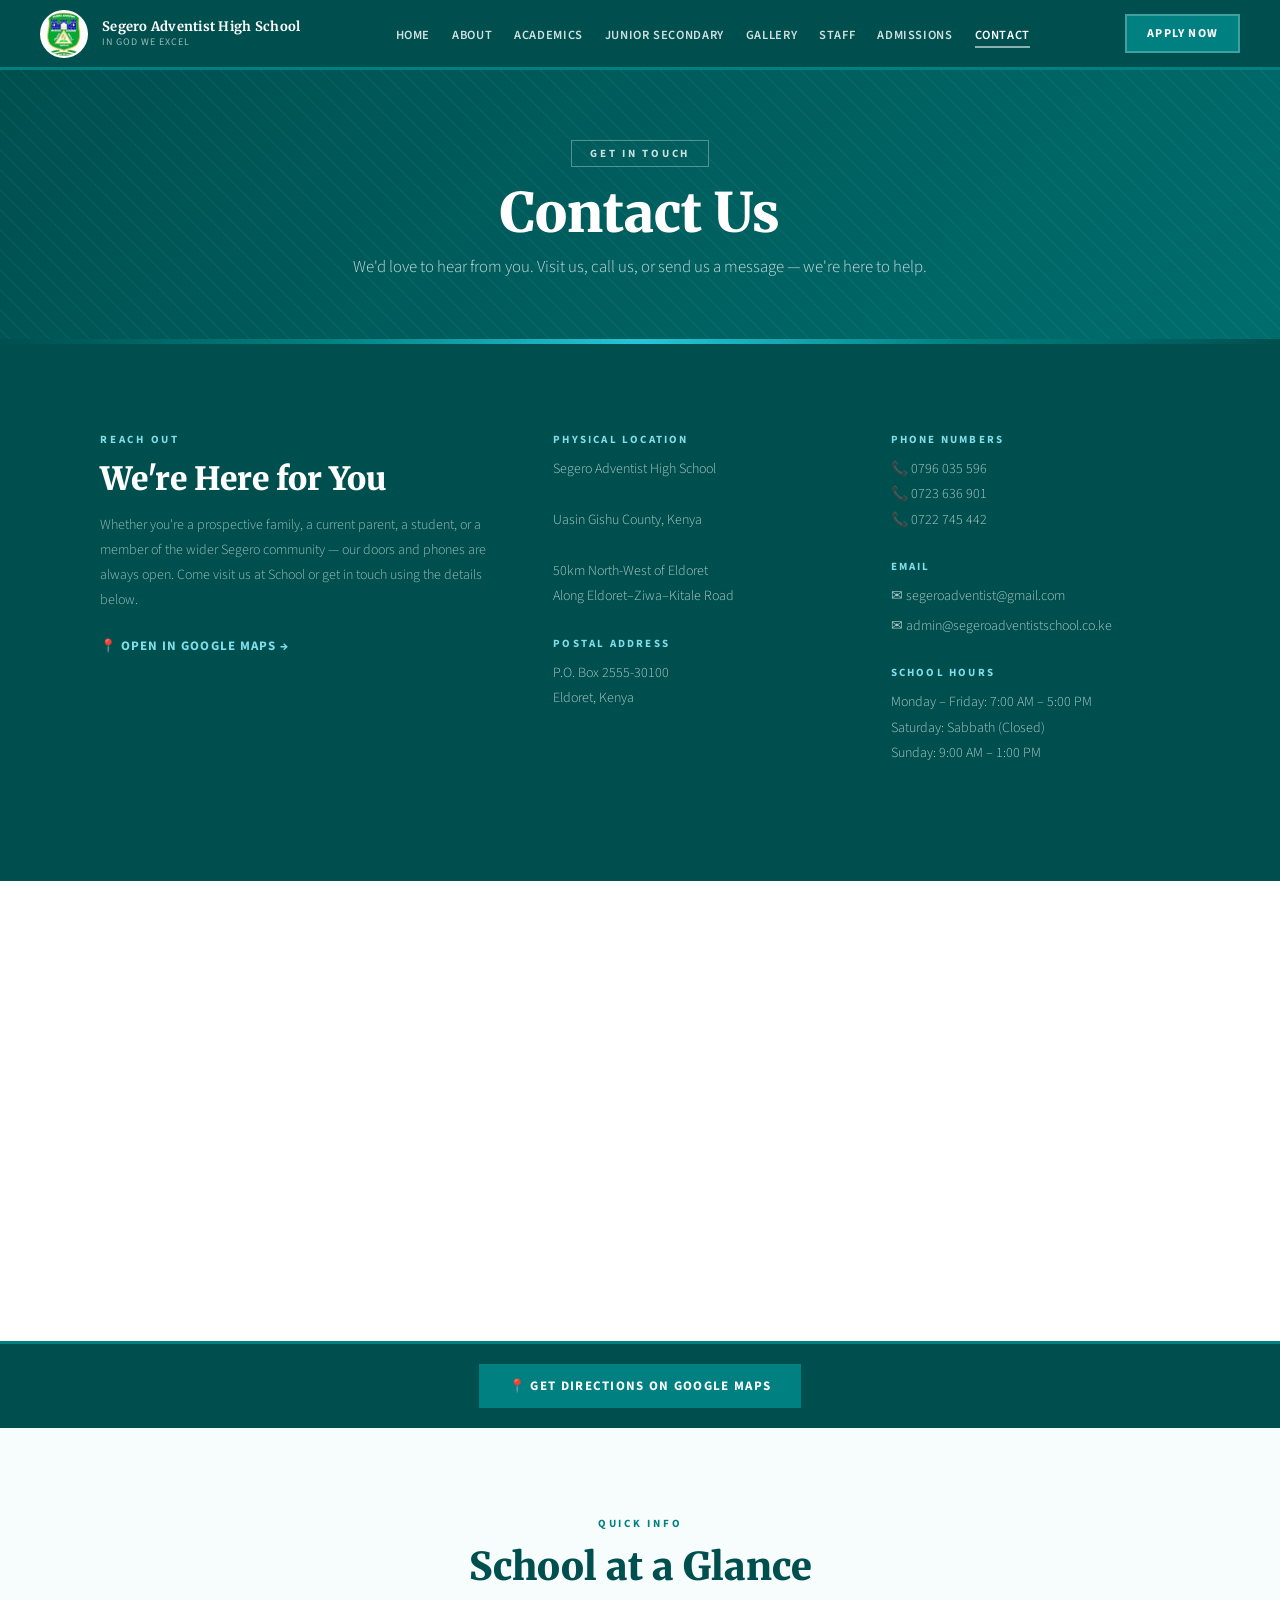
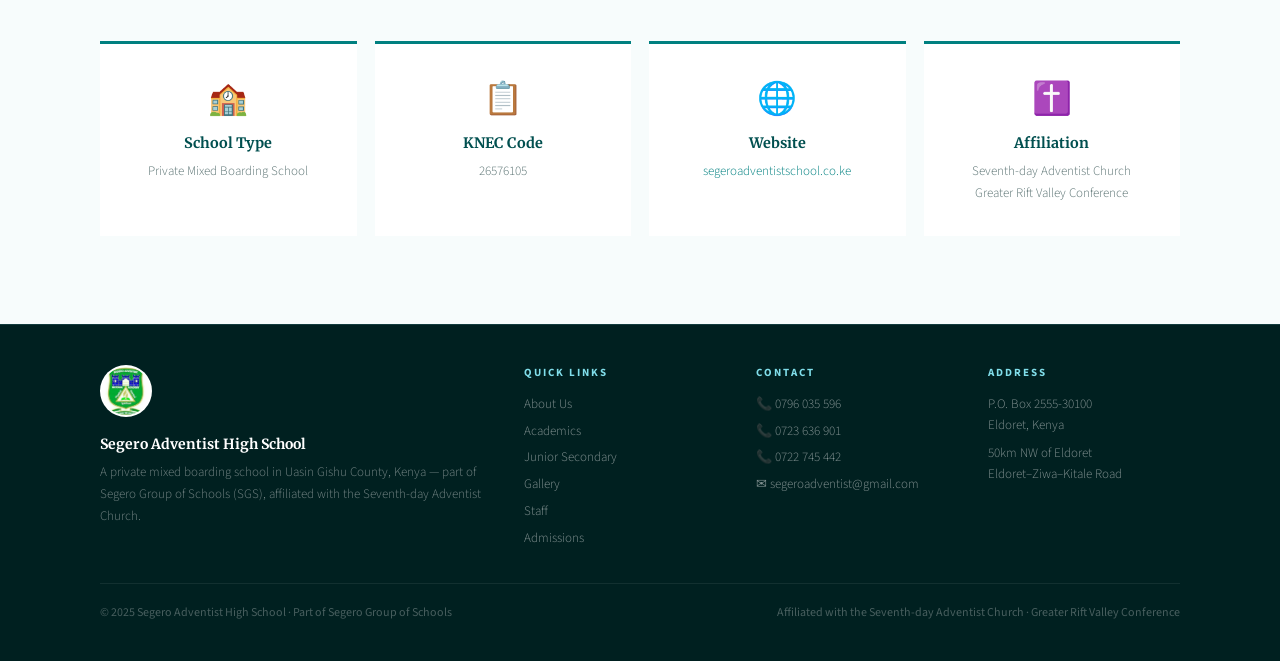
<file: contact.html>
<!DOCTYPE html><html lang="en"><head>
<meta charset="UTF-8"/><meta name="viewport" content="width=device-width,initial-scale=1.0"/>
<title>Contact – Segero Adventist High School</title>
<link href="https://fonts.googleapis.com/css2?family=Merriweather:ital,wght@0,300;0,400;0,700;0,900;1,400&family=Source+Sans+3:wght@300;400;600;700&display=swap" rel="stylesheet"/>
<link rel="stylesheet" href="styles.css"/>
<style>
.con-body{background:var(--teal-dark);padding:88px 56px;}
.con-grid{display:grid;grid-template-columns:1.4fr 1fr 1fr;gap:48px;max-width:1080px;margin:0 auto;}
.con-body .section-tag{color:#80deea;}
.con-body h2{font-family:'Merriweather',serif;font-size:2rem;color:#fff;font-weight:900;margin-bottom:14px;}
.con-desc{color:rgba(255,255,255,0.62);font-size:14px;line-height:1.78;font-weight:300;margin-bottom:22px;}
.map-cta{display:inline-flex;align-items:center;gap:8px;color:#80deea;font-size:13px;font-weight:700;letter-spacing:0.08em;text-transform:uppercase;text-decoration:none;transition:color 0.2s;}
.map-cta:hover{color:#fff;}
.cb{margin-bottom:26px;}
.cb h4{font-size:11px;letter-spacing:0.2em;text-transform:uppercase;color:#80deea;font-weight:700;margin-bottom:10px;}
.cb p,.cb a{color:rgba(255,255,255,0.68);font-size:14px;line-height:1.82;text-decoration:none;display:block;font-weight:300;}
.cb a:hover{color:#80deea;}
/* MAP */
.map-embed iframe{width:100%;height:460px;border:none;display:block;filter:saturate(0.75);}
.map-bar{background:var(--teal-dark);padding:20px 56px;text-align:center;border-top:3px solid var(--teal-mid);}
.map-bar a{display:inline-flex;align-items:center;gap:10px;background:var(--teal-mid);color:#fff;padding:13px 30px;font-size:13px;font-weight:700;letter-spacing:0.1em;text-transform:uppercase;text-decoration:none;transition:background 0.2s;}
.map-bar a:hover{background:#80deea;color:var(--teal-dark);}
/* INFO CARDS */
.info-cards{padding:88px 56px;background:var(--off-white);}
.ic-grid{display:grid;grid-template-columns:repeat(4,1fr);gap:18px;max-width:1080px;margin:0 auto;}
.ic{background:#fff;border-top:3px solid var(--teal-mid);padding:32px 22px;text-align:center;transition:box-shadow 0.2s,transform 0.2s;}
.ic:hover{box-shadow:0 10px 32px rgba(0,109,109,0.1);transform:translateY(-3px);}
.ic-icon{font-size:2rem;margin-bottom:12px;}
.ic-title{font-family:'Merriweather',serif;font-size:.9rem;font-weight:700;color:var(--teal-dark);margin-bottom:8px;}
.ic-body{font-size:13px;color:var(--gray);line-height:1.7;font-weight:300;}
.ic-body a{color:var(--teal-mid);text-decoration:none;display:block;}
.ic-body a:hover{color:var(--teal-dark);}
@media(max-width:900px){.con-body{padding:56px 24px;}.con-grid{grid-template-columns:1fr;}.map-bar{padding:20px 24px;}.info-cards{padding:56px 24px;}.ic-grid{grid-template-columns:1fr 1fr;}}
</style></head><body>
<nav>
  <a class="nav-brand" href="index.html">
    <img src="[data-uri]" alt="Segero Logo"/>
    <div class="nav-brand-text">
      <div class="school-name">Segero Adventist High School</div>
      <div class="school-motto">In God We Excel</div>
    </div>
  </a>
  <ul class="nav-links">
    <li><a href="index.html">Home</a></li>
    <li><a href="about.html">About</a></li>
    <li><a href="academics.html">Academics</a></li>
    <li><a href="jss.html">Junior Secondary</a></li>
    <li><a href="gallery.html">Gallery</a></li>
    <li><a href="staff.html">Staff</a></li>
    <li><a href="admissions.html">Admissions</a></li>
    <li><a href="contact.html" class="active">Contact</a></li>
  </ul>
  <a href="admissions.html" class="nav-apply">Apply Now</a>
  <div class="hamburger" onclick="toggleMenu()"><span></span><span></span><span></span></div>
</nav>
<div class="mobile-menu" id="mobileMenu">
  <a href="index.html">Home</a>
  <a href="about.html">About</a>
  <a href="academics.html">Academics</a>
  <a href="jss.html">Junior Secondary</a>
  <a href="gallery.html">Gallery</a>
  <a href="staff.html">Staff</a>
  <a href="admissions.html">Admissions</a>
  <a href="contact.html">Contact</a>
</div>
<div class="page-hero">
  <div class="page-hero-inner">
    <div class="tag">Get in Touch</div>
    <h1>Contact Us</h1>
    <p>We'd love to hear from you. Visit us, call us, or send us a message — we're here to help.</p>
  </div>
</div>
<div class="color-strip"></div>

<section class="con-body">
  <div class="con-grid">
    <div>
      <div class="section-tag">Reach Out</div>
      <h2>We're Here for You</h2>
      <p class="con-desc">Whether you're a prospective family, a current parent, a student, or a member of the wider Segero community — our doors and phones are always open. Come visit us at School or get in touch using the details below.</p>
      <a href="https://maps.app.goo.gl/5buyXf2j4UywLUi39" target="_blank" class="map-cta">📍 Open in Google Maps →</a>
    </div>
    <div>
      <div class="cb">
        <h4>Physical Location</h4>
        <p>Segero Adventist High School<br><br>Uasin Gishu County, Kenya<br><br>50km North-West of Eldoret<br>Along Eldoret–Ziwa–Kitale Road</p>
      </div>
      <div class="cb">
        <h4>Postal Address</h4>
        <p>P.O. Box 2555-30100<br>Eldoret, Kenya</p>
      </div>
    </div>
    <div>
      <div class="cb">
        <h4>Phone Numbers</h4>
        <a href="tel:+254796035596">📞 0796 035 596</a>
        <a href="tel:+254723636901">📞 0723 636 901</a>
        <a href="tel:+254722745442">📞 0722 745 442</a>
      </div>
      <div class="cb">
        <h4>Email</h4>
        <a href="mailto:segeroadventist@gmail.com">✉ segeroadventist@gmail.com</a>
        <a href="mailto:admin@segeroadventistschool.co.ke" style="margin-top:4px;">✉ admin@segeroadventistschool.co.ke</a>
      </div>
      <div class="cb">
        <h4>School Hours</h4>
        <p>Monday – Friday: 7:00 AM – 5:00 PM<br>Saturday: Sabbath (Closed)<br>Sunday: 9:00 AM – 1:00 PM</p>
      </div>
    </div>
  </div>
</section>

<div class="map-embed">
  <iframe src="https://www.google.com/maps/embed?pb=!1m18!1m12!1m3!1d15955.23!2d35.269474!3d0.9174274!2m3!1f0!2f0!3f0!3m2!1i1024!2i768!4f13.1!3m3!1m2!1s0x1781793b2da45671%3A0xc5e611f28883f7ed!2sSegero%20Adventist%20High%20School!5e0!3m2!1sen!2ske!4v1710000000000!5m2!1sen!2ske" allowfullscreen="" loading="lazy" referrerpolicy="no-referrer-when-downgrade" title="Segero Adventist High School Location"></iframe>
</div>
<div class="map-bar">
  <a href="https://maps.app.goo.gl/5buyXf2j4UywLUi39" target="_blank">📍 Get Directions on Google Maps</a>
</div>

<section class="info-cards">
  <div class="section-header">
    <div class="section-tag">Quick Info</div>
    <h2 class="section-title">School at a Glance</h2>
  </div>
  <div class="ic-grid">
    <div class="ic"><div class="ic-icon">🏫</div><div class="ic-title">School Type</div><div class="ic-body">Private Mixed Boarding School</div></div>
    <div class="ic"><div class="ic-icon">📋</div><div class="ic-title">KNEC Code</div><div class="ic-body">26576105</div></div>
    <div class="ic"><div class="ic-icon">🌐</div><div class="ic-title">Website</div><div class="ic-body"><a href="https://segeroadventistschool.co.ke" target="_blank">segeroadventistschool.co.ke</a></div></div>
    <div class="ic"><div class="ic-icon">✝️</div><div class="ic-title">Affiliation</div><div class="ic-body">Seventh-day Adventist Church<br>Greater Rift Valley Conference</div></div>
  </div>
</section>
<footer>
  <div class="footer-inner">
    <div class="footer-brand">
      <img src="[data-uri]" alt="Segero Logo"/>
      <div class="fn">Segero Adventist High School</div>
      <p>A private mixed boarding school in Uasin Gishu County, Kenya — part of Segero Group of Schools (SGS), affiliated with the Seventh-day Adventist Church.</p>
    </div>
    <div class="footer-col"><h4>Quick Links</h4><a href="about.html">About Us</a><a href="academics.html">Academics</a><a href="jss.html">Junior Secondary</a><a href="gallery.html">Gallery</a><a href="staff.html">Staff</a><a href="admissions.html">Admissions</a></div>
    <div class="footer-col"><h4>Contact</h4><p>📞 0796 035 596</p><p>📞 0723 636 901</p><p>📞 0722 745 442</p><a href="mailto:segeroadventist@gmail.com">✉ segeroadventist@gmail.com</a></div>
    <div class="footer-col"><h4>Address</h4><p>P.O. Box 2555-30100<br>Eldoret, Kenya</p><p style="margin-top:8px;">50km NW of Eldoret<br>Eldoret–Ziwa–Kitale Road</p></div>
  </div>
  <div class="footer-bottom"><p>© 2025 Segero Adventist High School · Part of Segero Group of Schools</p><p>Affiliated with the Seventh-day Adventist Church · Greater Rift Valley Conference</p></div>
</footer>
<script>function toggleMenu(){document.getElementById("mobileMenu").classList.toggle("open");}</script>
</body></html>
</file>
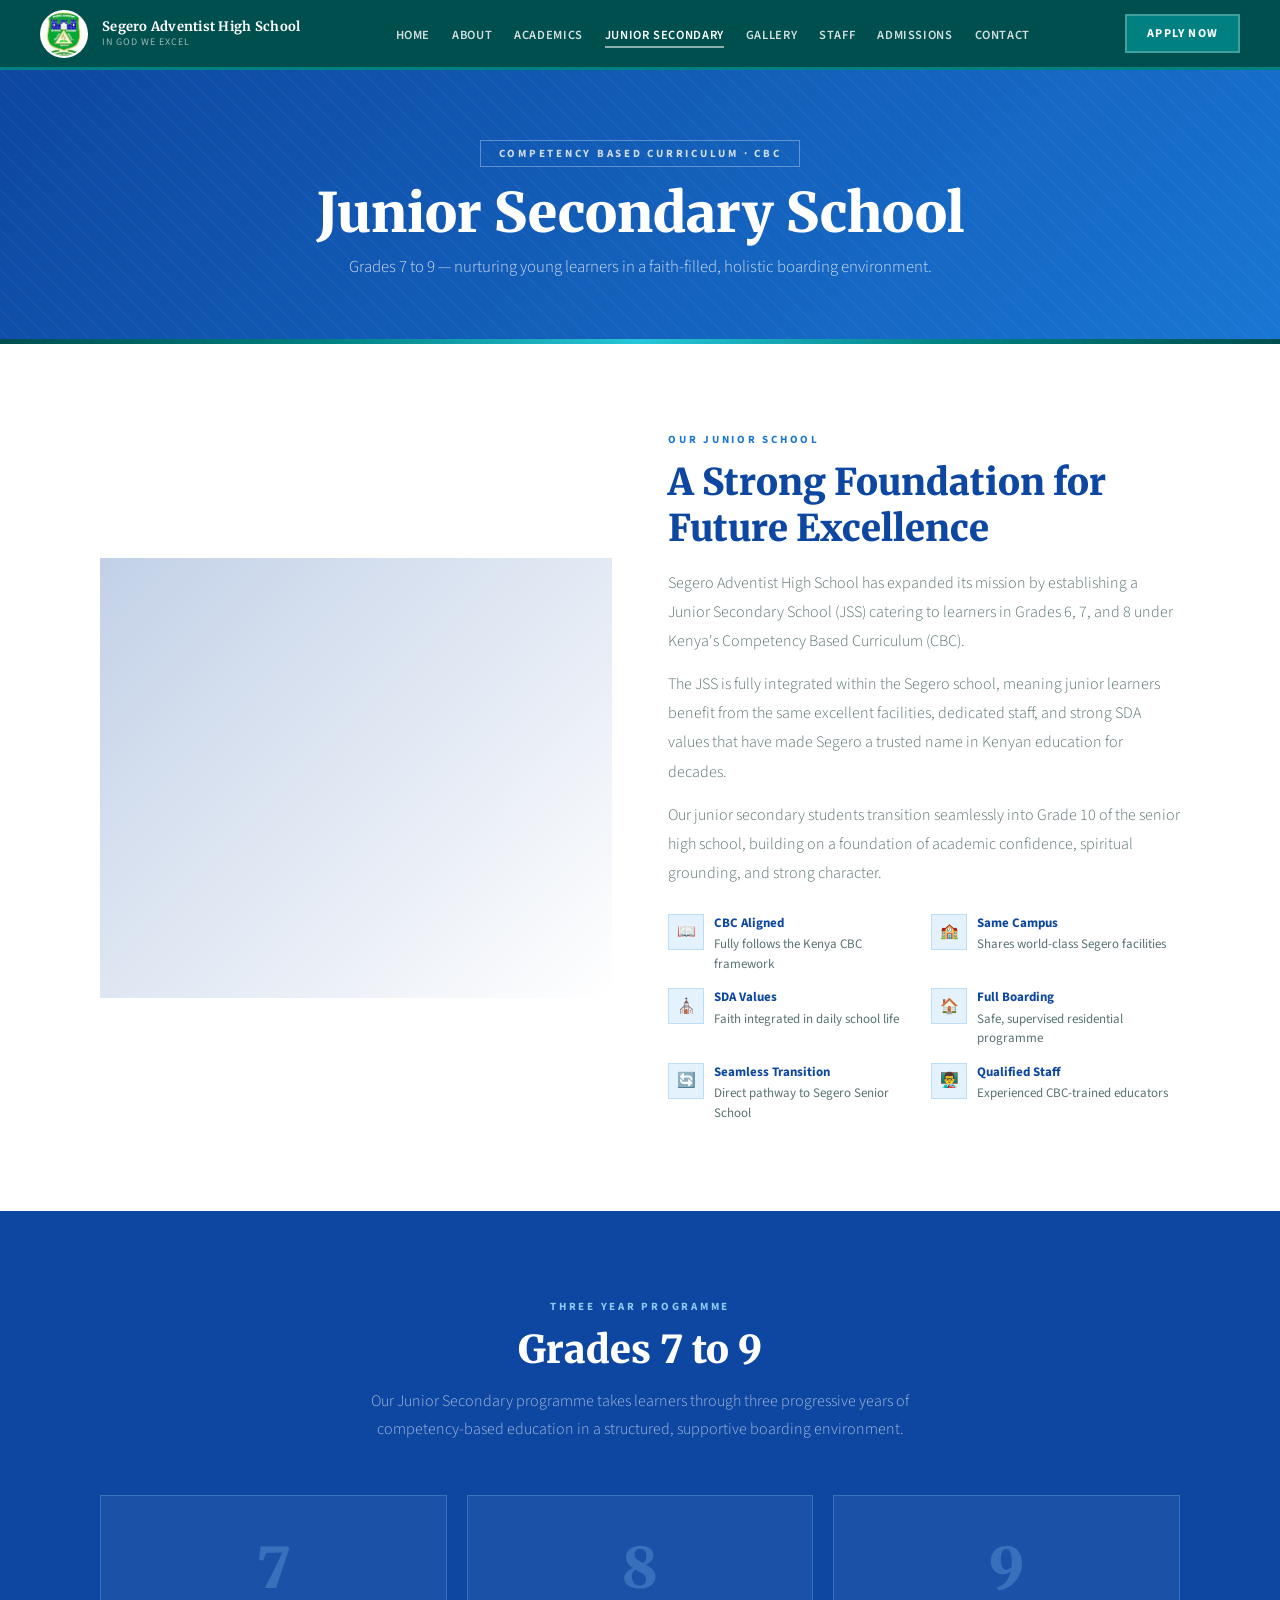
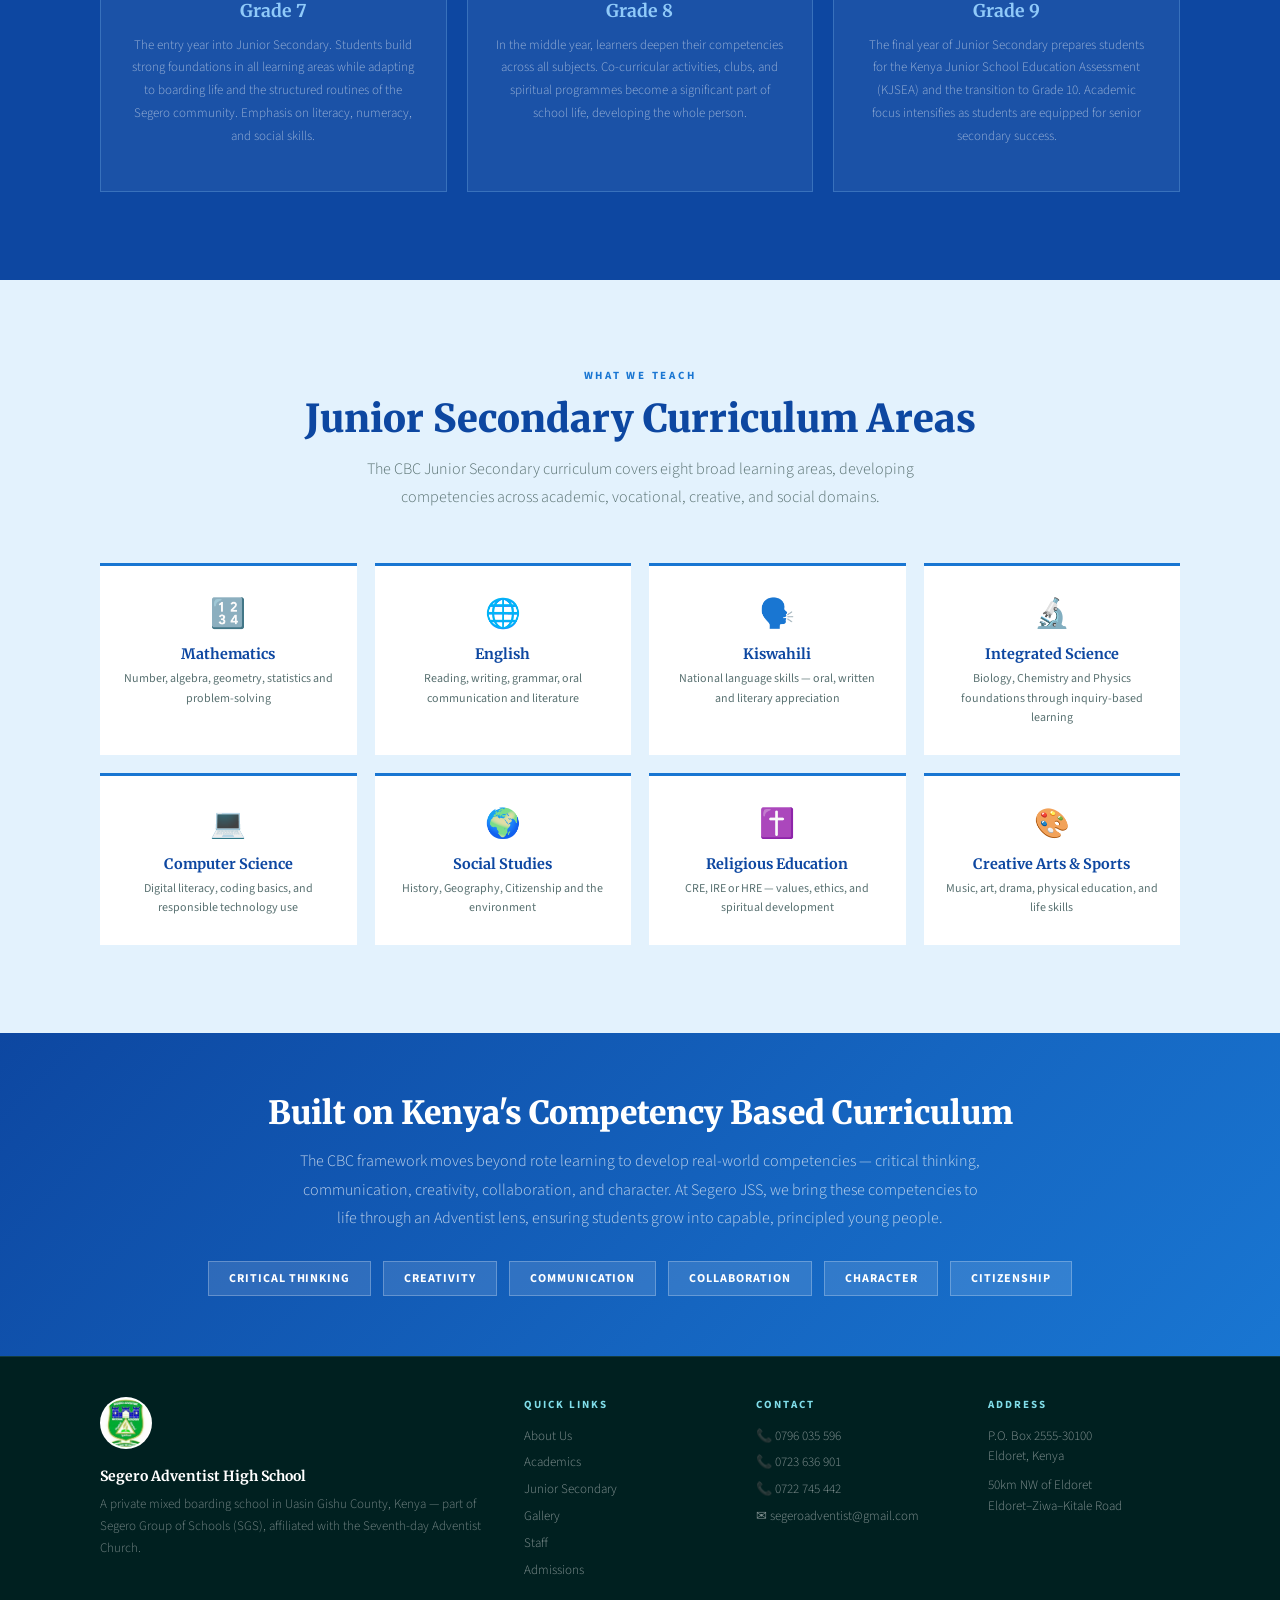
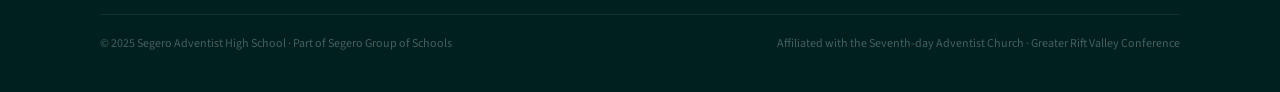
<file: jss.html>
<!DOCTYPE html><html lang="en"><head>
<meta charset="UTF-8"/><meta name="viewport" content="width=device-width,initial-scale=1.0"/>
<title>Junior Secondary School – Segero Adventist High School</title>
<link href="https://fonts.googleapis.com/css2?family=Merriweather:ital,wght@0,300;0,400;0,700;0,900;1,400&family=Source+Sans+3:wght@300;400;600;700&display=swap" rel="stylesheet"/>
<link rel="stylesheet" href="styles.css"/>
<style>
.page-hero.jss-hero{background:linear-gradient(135deg,var(--blue-dark),var(--blue-mid));}
.jss-intro{padding:88px 56px;background:#fff;}
.jss-intro-grid{display:grid;grid-template-columns:1fr 1fr;gap:56px;max-width:1080px;margin:0 auto;align-items:center;}
.jss-intro-img{background:url('https://images.unsplash.com/photo-1503676260728-1c00da094a0b?w=900&q=80') center/cover no-repeat;min-height:440px;position:relative;}
.jss-intro-img::after{content:'';position:absolute;inset:0;background:linear-gradient(135deg,rgba(13,71,161,0.25),transparent);}
.jss-body h2{font-family:'Merriweather',serif;font-size:clamp(1.6rem,3vw,2.3rem);font-weight:900;color:var(--blue-dark);margin-bottom:18px;}
.jss-body .tag{font-size:11px;letter-spacing:0.25em;text-transform:uppercase;color:var(--blue-mid);font-weight:700;margin-bottom:12px;}
.jss-body p{color:var(--gray);line-height:1.82;font-weight:300;margin-bottom:14px;}
.jss-points{display:grid;grid-template-columns:1fr 1fr;gap:14px;margin-top:26px;}
.jp{display:flex;align-items:flex-start;gap:10px;}
.jp-icon{width:36px;height:36px;flex-shrink:0;background:var(--blue-light);border:1.5px solid #bbdefb;display:flex;align-items:center;justify-content:center;font-size:15px;}
.jp-text{font-size:13px;color:var(--gray);line-height:1.5;}
.jp-text strong{display:block;color:var(--blue-dark);font-weight:700;margin-bottom:2px;}
/* GRADES */
.grades{background:var(--blue-dark);padding:88px 56px;}
.grades .section-tag{color:#90caf9;}
.grades .section-title{color:#fff;}
.grades .section-header p{color:rgba(255,255,255,0.62);}
.grades-grid{display:grid;grid-template-columns:repeat(3,1fr);gap:20px;max-width:1080px;margin:0 auto;}
.grade-card{background:rgba(255,255,255,0.06);border:1px solid rgba(144,202,249,0.25);padding:44px 28px;text-align:center;transition:background 0.2s;}
.grade-card:hover{background:rgba(144,202,249,0.1);}
.grade-num{font-family:'Merriweather',serif;font-size:3.5rem;font-weight:900;color:rgba(144,202,249,0.25);line-height:1;margin-bottom:4px;}
.grade-title{font-family:'Merriweather',serif;font-size:1.1rem;font-weight:700;color:#90caf9;margin-bottom:12px;}
.grade-desc{color:rgba(255,255,255,0.55);font-size:13px;line-height:1.75;font-weight:300;}
/* CURRICULUM */
.jss-curriculum{padding:88px 56px;background:var(--blue-light);}
.jss-curriculum .section-tag{color:var(--blue-mid);}
.jss-curriculum .section-title{color:var(--blue-dark);}
.curr-grid{display:grid;grid-template-columns:repeat(4,1fr);gap:18px;max-width:1080px;margin:0 auto;}
.curr-card{background:#fff;border-top:3px solid var(--blue-mid);padding:28px 20px;text-align:center;transition:box-shadow 0.2s,transform 0.2s;}
.curr-card:hover{box-shadow:0 10px 32px rgba(21,101,192,0.12);transform:translateY(-3px);}
.curr-icon{font-size:1.8rem;margin-bottom:10px;}
.curr-title{font-family:'Merriweather',serif;font-size:.9rem;font-weight:700;color:var(--blue-dark);margin-bottom:6px;}
.curr-desc{font-size:12px;color:var(--gray);line-height:1.6;}
/* CBC BANNER */
.cbc{background:linear-gradient(135deg,var(--blue-dark),#1565c0 60%,var(--blue-mid));padding:60px 56px;text-align:center;}
.cbc h2{font-family:'Merriweather',serif;font-size:clamp(1.5rem,3vw,2rem);color:#fff;font-weight:900;margin-bottom:14px;}
.cbc p{color:rgba(255,255,255,0.72);max-width:680px;margin:0 auto;line-height:1.78;font-weight:300;}
.cbc-pills{display:flex;gap:12px;justify-content:center;margin-top:28px;flex-wrap:wrap;}
.cbc-pill{background:rgba(255,255,255,0.12);border:1px solid rgba(255,255,255,0.25);color:#fff;padding:8px 20px;font-size:12px;font-weight:700;letter-spacing:0.08em;text-transform:uppercase;}
@media(max-width:900px){.jss-intro{padding:56px 24px;}.jss-intro-grid{grid-template-columns:1fr;}.jss-intro-img{min-height:240px;}.grades{padding:56px 24px;}.grades-grid{grid-template-columns:1fr;}.jss-curriculum{padding:56px 24px;}.curr-grid{grid-template-columns:1fr 1fr;}.cbc{padding:48px 24px;}}
</style></head><body>
<nav>
  <a class="nav-brand" href="index.html">
    <img src="[data-uri]" alt="Segero Logo"/>
    <div class="nav-brand-text">
      <div class="school-name">Segero Adventist High School</div>
      <div class="school-motto">In God We Excel</div>
    </div>
  </a>
  <ul class="nav-links">
    <li><a href="index.html">Home</a></li>
    <li><a href="about.html">About</a></li>
    <li><a href="academics.html">Academics</a></li>
    <li><a href="jss.html" class="active">Junior Secondary</a></li>
    <li><a href="gallery.html">Gallery</a></li>
    <li><a href="staff.html">Staff</a></li>
    <li><a href="admissions.html">Admissions</a></li>
    <li><a href="contact.html">Contact</a></li>
  </ul>
  <a href="admissions.html" class="nav-apply">Apply Now</a>
  <div class="hamburger" onclick="toggleMenu()"><span></span><span></span><span></span></div>
</nav>
<div class="mobile-menu" id="mobileMenu">
  <a href="index.html">Home</a>
  <a href="about.html">About</a>
  <a href="academics.html">Academics</a>
  <a href="jss.html">Junior Secondary</a>
  <a href="gallery.html">Gallery</a>
  <a href="staff.html">Staff</a>
  <a href="admissions.html">Admissions</a>
  <a href="contact.html">Contact</a>
</div>
<div class="page-hero jss-hero">
  <div class="page-hero-inner">
    <div class="tag">Competency Based Curriculum · CBC</div>
    <h1>Junior Secondary School</h1>
    <p>Grades 7 to 9 — nurturing young learners in a faith-filled, holistic boarding environment.</p>
  </div>
</div>
<div class="color-strip"></div>

<section class="jss-intro">
  <div class="jss-intro-grid">
    <div class="jss-intro-img"></div>
    <div class="jss-body">
      <div class="tag">Our Junior School</div>
      <h2>A Strong Foundation for Future Excellence</h2>
      <p>Segero Adventist High School has expanded its mission by establishing a Junior Secondary School (JSS) catering to learners in Grades 6, 7, and 8 under Kenya's Competency Based Curriculum (CBC).</p>
      <p>The JSS is fully integrated within the Segero school, meaning junior learners benefit from the same excellent facilities, dedicated staff, and strong SDA values that have made Segero a trusted name in Kenyan education for decades.</p>
      <p>Our junior secondary students transition seamlessly into Grade 10 of the senior high school, building on a foundation of academic confidence, spiritual grounding, and strong character.</p>
      <div class="jss-points">
        <div class="jp"><div class="jp-icon">📖</div><div class="jp-text"><strong>CBC Aligned</strong>Fully follows the Kenya CBC framework</div></div>
        <div class="jp"><div class="jp-icon">🏫</div><div class="jp-text"><strong>Same Campus</strong>Shares world-class Segero facilities</div></div>
        <div class="jp"><div class="jp-icon">⛪</div><div class="jp-text"><strong>SDA Values</strong>Faith integrated in daily school life</div></div>
        <div class="jp"><div class="jp-icon">🏠</div><div class="jp-text"><strong>Full Boarding</strong>Safe, supervised residential programme</div></div>
        <div class="jp"><div class="jp-icon">🔄</div><div class="jp-text"><strong>Seamless Transition</strong>Direct pathway to Segero Senior School</div></div>
        <div class="jp"><div class="jp-icon">👨‍🏫</div><div class="jp-text"><strong>Qualified Staff</strong>Experienced CBC-trained educators</div></div>
      </div>
    </div>
  </div>
</section>

<section class="grades">
  <div class="section-header">
    <div class="section-tag">Three Year Programme</div>
    <h2 class="section-title">Grades 7 to 9</h2>
    <p>Our Junior Secondary programme takes learners through three progressive years of competency-based education in a structured, supportive boarding environment.</p>
  </div>
  <div class="grades-grid">
    <div class="grade-card"><div class="grade-num">7</div><div class="grade-title">Grade 7</div><div class="grade-desc">The entry year into Junior Secondary. Students build strong foundations in all learning areas while adapting to boarding life and the structured routines of the Segero community. Emphasis on literacy, numeracy, and social skills.</div></div>
    <div class="grade-card"><div class="grade-num">8</div><div class="grade-title">Grade 8</div><div class="grade-desc">In the middle year, learners deepen their competencies across all subjects. Co-curricular activities, clubs, and spiritual programmes become a significant part of school life, developing the whole person.</div></div>
    <div class="grade-card"><div class="grade-num">9</div><div class="grade-title">Grade 9</div><div class="grade-desc">The final year of Junior Secondary prepares students for the Kenya Junior School Education Assessment (KJSEA) and the transition to Grade 10. Academic focus intensifies as students are equipped for senior secondary success.</div></div>
  </div>
</section>

<section class="jss-curriculum">
  <div class="section-header">
    <div class="section-tag">What We Teach</div>
    <h2 class="section-title">Junior Secondary Curriculum Areas</h2>
    <p>The CBC Junior Secondary curriculum covers eight broad learning areas, developing competencies across academic, vocational, creative, and social domains.</p>
  </div>
  <div class="curr-grid">
    <div class="curr-card"><div class="curr-icon">🔢</div><div class="curr-title">Mathematics</div><div class="curr-desc">Number, algebra, geometry, statistics and problem-solving</div></div>
    <div class="curr-card"><div class="curr-icon">🌐</div><div class="curr-title">English</div><div class="curr-desc">Reading, writing, grammar, oral communication and literature</div></div>
    <div class="curr-card"><div class="curr-icon">🗣️</div><div class="curr-title">Kiswahili</div><div class="curr-desc">National language skills — oral, written and literary appreciation</div></div>
    <div class="curr-card"><div class="curr-icon">🔬</div><div class="curr-title">Integrated Science</div><div class="curr-desc">Biology, Chemistry and Physics foundations through inquiry-based learning</div></div>
    <div class="curr-card"><div class="curr-icon">💻</div><div class="curr-title">Computer Science</div><div class="curr-desc">Digital literacy, coding basics, and responsible technology use</div></div>
    <div class="curr-card"><div class="curr-icon">🌍</div><div class="curr-title">Social Studies</div><div class="curr-desc">History, Geography, Citizenship and the environment</div></div>
    <div class="curr-card"><div class="curr-icon">✝️</div><div class="curr-title">Religious Education</div><div class="curr-desc">CRE, IRE or HRE — values, ethics, and spiritual development</div></div>
    <div class="curr-card"><div class="curr-icon">🎨</div><div class="curr-title">Creative Arts & Sports</div><div class="curr-desc">Music, art, drama, physical education, and life skills</div></div>
  </div>
</section>

<div class="cbc">
  <h2>Built on Kenya's Competency Based Curriculum</h2>
  <p>The CBC framework moves beyond rote learning to develop real-world competencies — critical thinking, communication, creativity, collaboration, and character. At Segero JSS, we bring these competencies to life through an Adventist lens, ensuring students grow into capable, principled young people.</p>
  <div class="cbc-pills">
    <div class="cbc-pill">Critical Thinking</div>
    <div class="cbc-pill">Creativity</div>
    <div class="cbc-pill">Communication</div>
    <div class="cbc-pill">Collaboration</div>
    <div class="cbc-pill">Character</div>
    <div class="cbc-pill">Citizenship</div>
  </div>
</div>
<footer>
  <div class="footer-inner">
    <div class="footer-brand">
      <img src="[data-uri]" alt="Segero Logo"/>
      <div class="fn">Segero Adventist High School</div>
      <p>A private mixed boarding school in Uasin Gishu County, Kenya — part of Segero Group of Schools (SGS), affiliated with the Seventh-day Adventist Church.</p>
    </div>
    <div class="footer-col"><h4>Quick Links</h4><a href="about.html">About Us</a><a href="academics.html">Academics</a><a href="jss.html">Junior Secondary</a><a href="gallery.html">Gallery</a><a href="staff.html">Staff</a><a href="admissions.html">Admissions</a></div>
    <div class="footer-col"><h4>Contact</h4><p>📞 0796 035 596</p><p>📞 0723 636 901</p><p>📞 0722 745 442</p><a href="mailto:segeroadventist@gmail.com">✉ segeroadventist@gmail.com</a></div>
    <div class="footer-col"><h4>Address</h4><p>P.O. Box 2555-30100<br>Eldoret, Kenya</p><p style="margin-top:8px;">50km NW of Eldoret<br>Eldoret–Ziwa–Kitale Road</p></div>
  </div>
  <div class="footer-bottom"><p>© 2025 Segero Adventist High School · Part of Segero Group of Schools</p><p>Affiliated with the Seventh-day Adventist Church · Greater Rift Valley Conference</p></div>
</footer>
<script>function toggleMenu(){document.getElementById("mobileMenu").classList.toggle("open");}</script>
</body></html>
</file>
<file: styles.css>
*,*::before,*::after{box-sizing:border-box;margin:0;padding:0;}
:root{
  --teal:#006d6d;--teal-dark:#004f4f;--teal-mid:#008080;
  --teal-light:#e0f4f4;--teal-xlight:#f0fafa;
  --blue:#1565c0;--blue-dark:#0d47a1;--blue-mid:#1976d2;--blue-light:#e3f2fd;
  --white:#fff;--off-white:#f7fcfc;--text:#1a2e2e;--gray:#5a7272;--light-border:#c8e8e8;
}
html{scroll-behavior:smooth;}
body{font-family:'Source Sans 3',sans-serif;color:var(--text);background:var(--white);overflow-x:hidden;padding-top:70px;}
/* NAV */
nav{position:fixed;top:0;left:0;right:0;z-index:200;background:var(--teal-dark);display:flex;align-items:center;justify-content:space-between;padding:0 40px;height:70px;border-bottom:3px solid var(--teal-mid);}
.nav-brand{display:flex;align-items:center;gap:14px;text-decoration:none;}
.nav-brand img{width:48px;height:48px;object-fit:contain;border-radius:50%;background:#fff;padding:2px;}
.nav-brand-text .school-name{font-family:'Merriweather',serif;font-size:13px;font-weight:700;color:#fff;letter-spacing:0.02em;}
.nav-brand-text .school-motto{font-size:10px;color:rgba(255,255,255,0.6);letter-spacing:0.1em;text-transform:uppercase;}
.nav-links{display:flex;gap:22px;list-style:none;}
.nav-links a{color:rgba(255,255,255,0.82);text-decoration:none;font-size:12.5px;font-weight:600;letter-spacing:0.05em;text-transform:uppercase;transition:color 0.2s;padding-bottom:2px;border-bottom:2px solid transparent;}
.nav-links a:hover,.nav-links a.active{color:#fff;border-bottom-color:rgba(255,255,255,0.55);}
.nav-apply{background:var(--teal-mid);color:#fff;padding:9px 20px;font-size:12px;font-weight:700;letter-spacing:0.1em;text-transform:uppercase;text-decoration:none;border:2px solid rgba(255,255,255,0.25);transition:all 0.2s;white-space:nowrap;}
.nav-apply:hover{background:#fff;color:var(--teal-dark);}
.hamburger{display:none;flex-direction:column;gap:5px;cursor:pointer;padding:4px;}
.hamburger span{display:block;width:24px;height:2px;background:#fff;}
.mobile-menu{display:none;position:fixed;top:70px;left:0;right:0;background:var(--teal-dark);z-index:199;flex-direction:column;border-top:1px solid rgba(255,255,255,0.1);}
.mobile-menu.open{display:flex;}
.mobile-menu a{color:#fff;text-decoration:none;padding:13px 24px;font-size:14px;font-weight:600;border-bottom:1px solid rgba(255,255,255,0.08);}
.mobile-menu a:hover{background:var(--teal-mid);}
/* PAGE HERO */
.page-hero{background:linear-gradient(135deg,var(--teal-dark),var(--teal));padding:70px 56px 60px;text-align:center;position:relative;overflow:hidden;}
.page-hero::before{content:'';position:absolute;inset:0;opacity:0.04;background-image:repeating-linear-gradient(45deg,#fff 0,#fff 1px,transparent 0,transparent 50%);background-size:20px 20px;}
.page-hero-inner{position:relative;z-index:1;}
.page-hero h1{font-family:'Merriweather',serif;font-size:clamp(2rem,5vw,3.4rem);font-weight:900;color:#fff;line-height:1.1;}
.page-hero p{color:rgba(255,255,255,0.78);font-size:1.05rem;margin-top:12px;font-weight:300;max-width:600px;margin-left:auto;margin-right:auto;}
.page-hero .tag{display:inline-block;border:1.5px solid rgba(255,255,255,0.32);color:rgba(255,255,255,0.8);font-size:11px;letter-spacing:0.25em;text-transform:uppercase;padding:5px 18px;margin-bottom:16px;font-weight:700;}
/* SHARED */
.color-strip{height:5px;background:linear-gradient(90deg,var(--teal-dark),var(--teal-mid),#26c6da,var(--teal-mid),var(--teal-dark));}
.section-tag{font-size:11px;letter-spacing:0.25em;text-transform:uppercase;color:var(--teal-mid);font-weight:700;margin-bottom:12px;}
.section-title{font-family:'Merriweather',serif;font-size:clamp(1.6rem,3vw,2.4rem);font-weight:900;color:var(--teal-dark);line-height:1.2;}
.section-header{text-align:center;margin-bottom:52px;}
.section-header .section-title{margin-top:10px;}
.section-header p{color:var(--gray);max-width:580px;margin:14px auto 0;line-height:1.75;font-weight:300;}
/* FOOTER */
footer{background:#002020;padding:40px 56px;border-top:1px solid rgba(128,222,234,0.15);}
.footer-inner{max-width:1080px;margin:0 auto;display:grid;grid-template-columns:2fr 1fr 1fr 1fr;gap:40px;}
.footer-brand img{width:52px;height:52px;object-fit:contain;border-radius:50%;background:#fff;padding:2px;margin-bottom:12px;}
.footer-brand p{color:rgba(255,255,255,0.45);font-size:13px;line-height:1.7;margin-top:8px;font-weight:300;}
.footer-brand .fn{font-family:'Merriweather',serif;font-size:14px;font-weight:700;color:#fff;}
.footer-col h4{font-size:11px;letter-spacing:0.18em;text-transform:uppercase;color:#80deea;font-weight:700;margin-bottom:14px;}
.footer-col a,.footer-col p{display:block;color:rgba(255,255,255,0.5);font-size:13px;text-decoration:none;margin-bottom:6px;line-height:1.6;font-weight:300;}
.footer-col a:hover{color:#80deea;}
.footer-bottom{max-width:1080px;margin:28px auto 0;padding-top:20px;border-top:1px solid rgba(255,255,255,0.07);display:flex;justify-content:space-between;align-items:center;}
.footer-bottom p{color:rgba(255,255,255,0.28);font-size:12px;}
/* ANIMATIONS */
@keyframes fadeUp{from{opacity:0;transform:translateY(24px);}to{opacity:1;transform:translateY(0);}}
/* RESPONSIVE */
@media(max-width:1000px){nav{padding:0 20px;}.nav-links,.nav-apply{display:none;}.hamburger{display:flex;}.page-hero{padding:50px 24px 44px;}}
@media(max-width:700px){footer{padding:32px 24px;}.footer-inner{grid-template-columns:1fr 1fr;}.footer-bottom{flex-direction:column;gap:8px;text-align:center;}}
</file>
